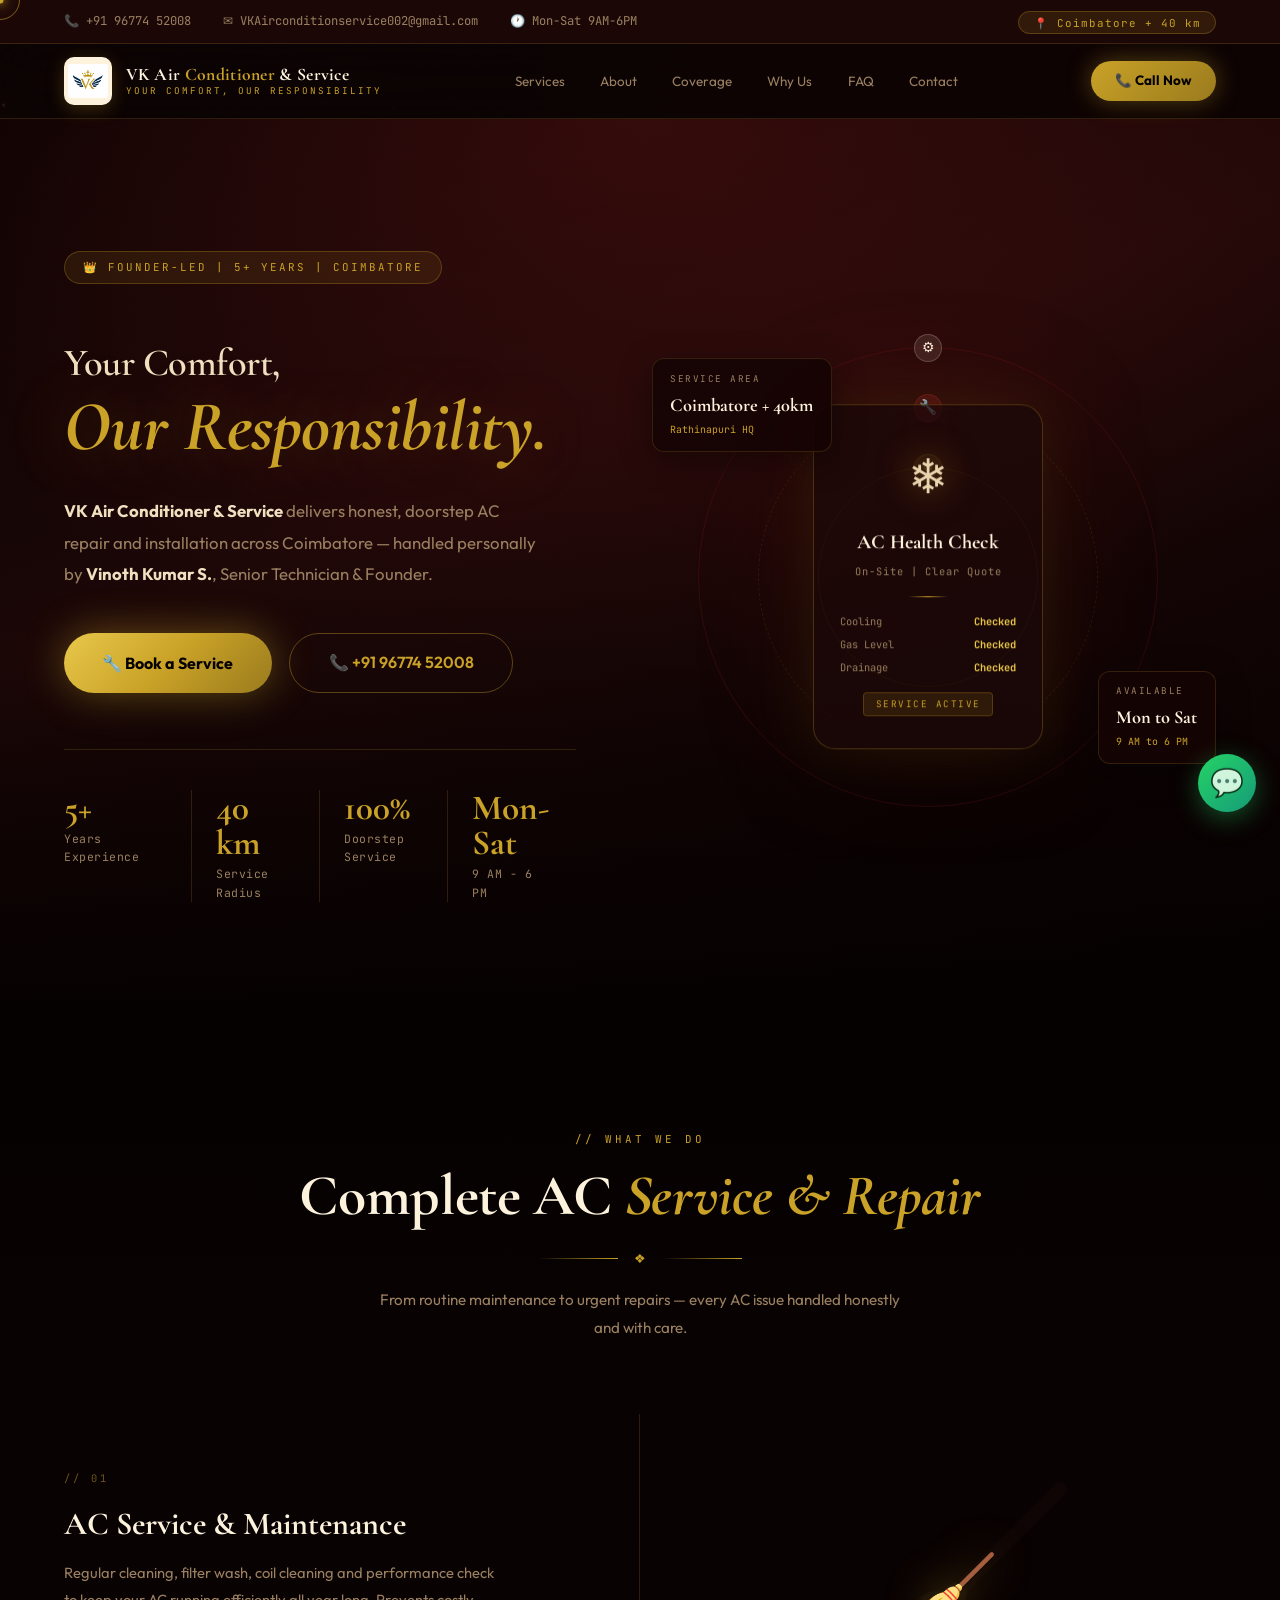
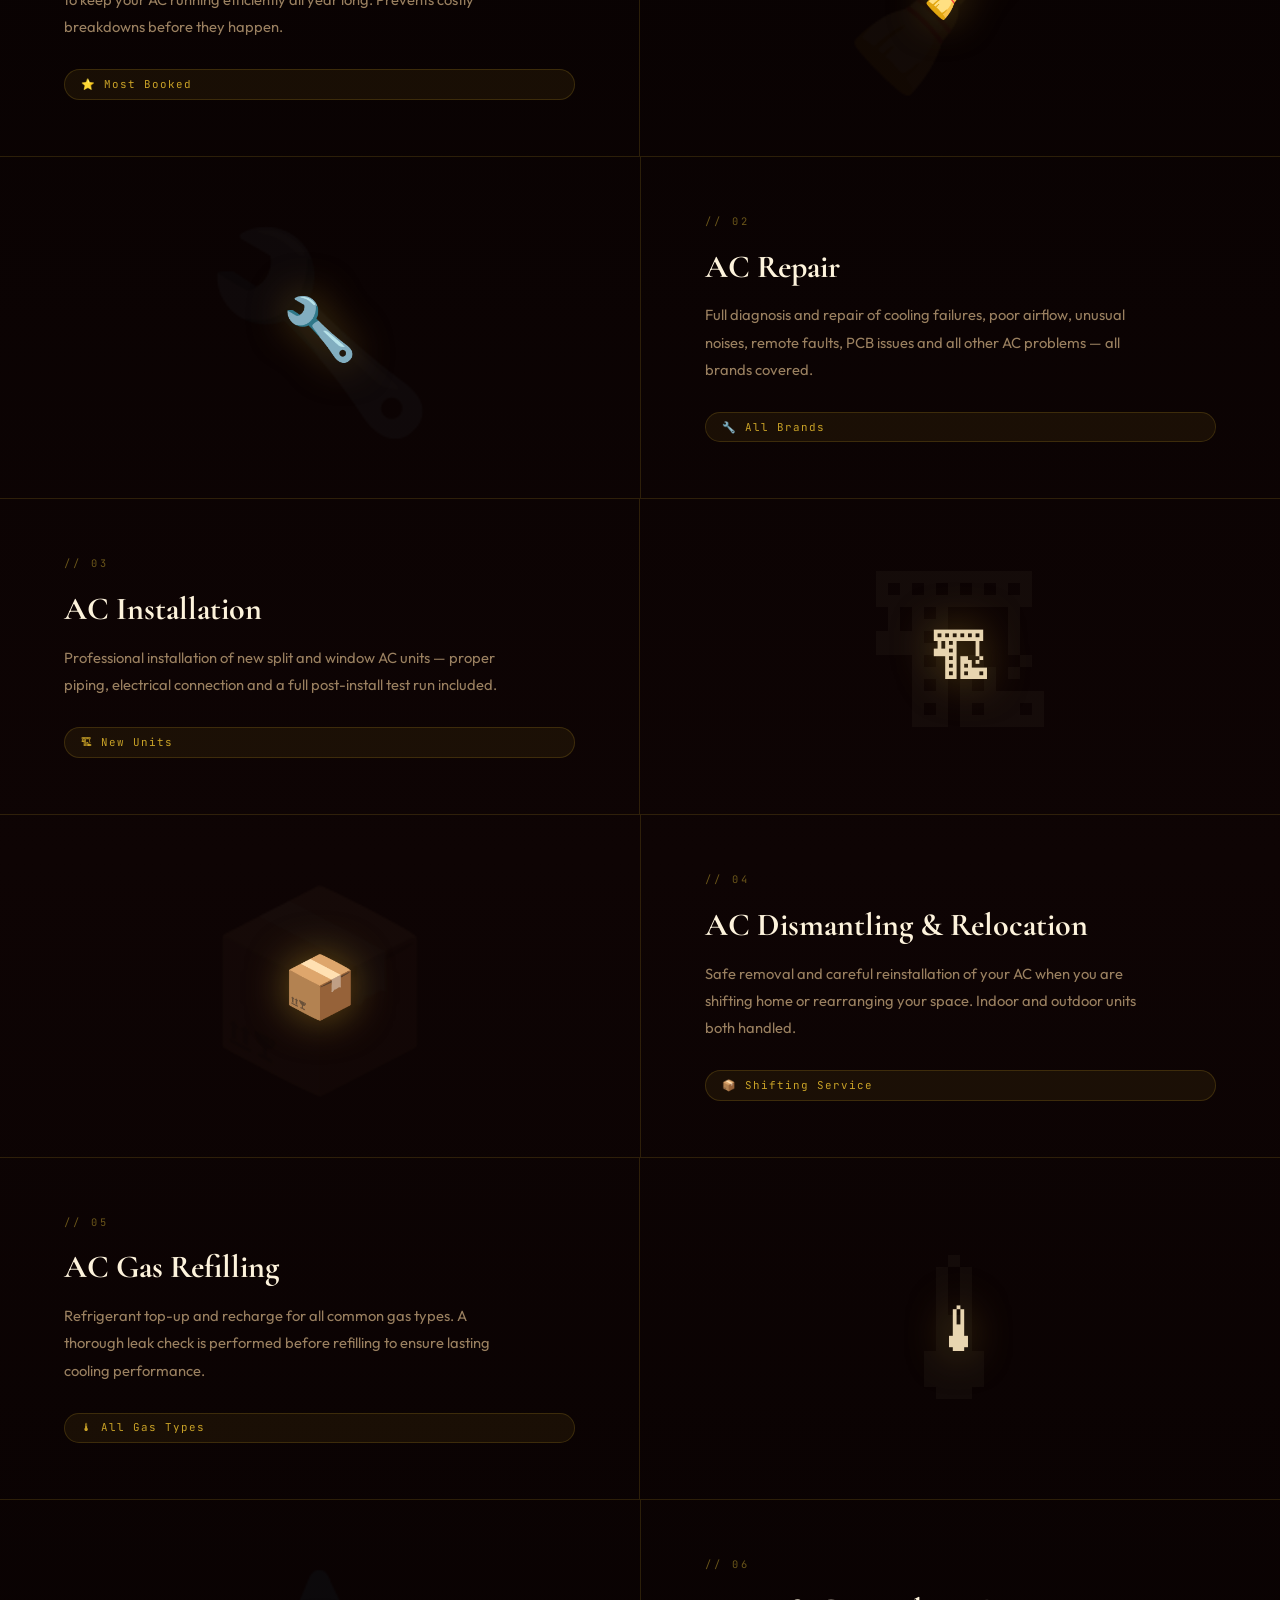
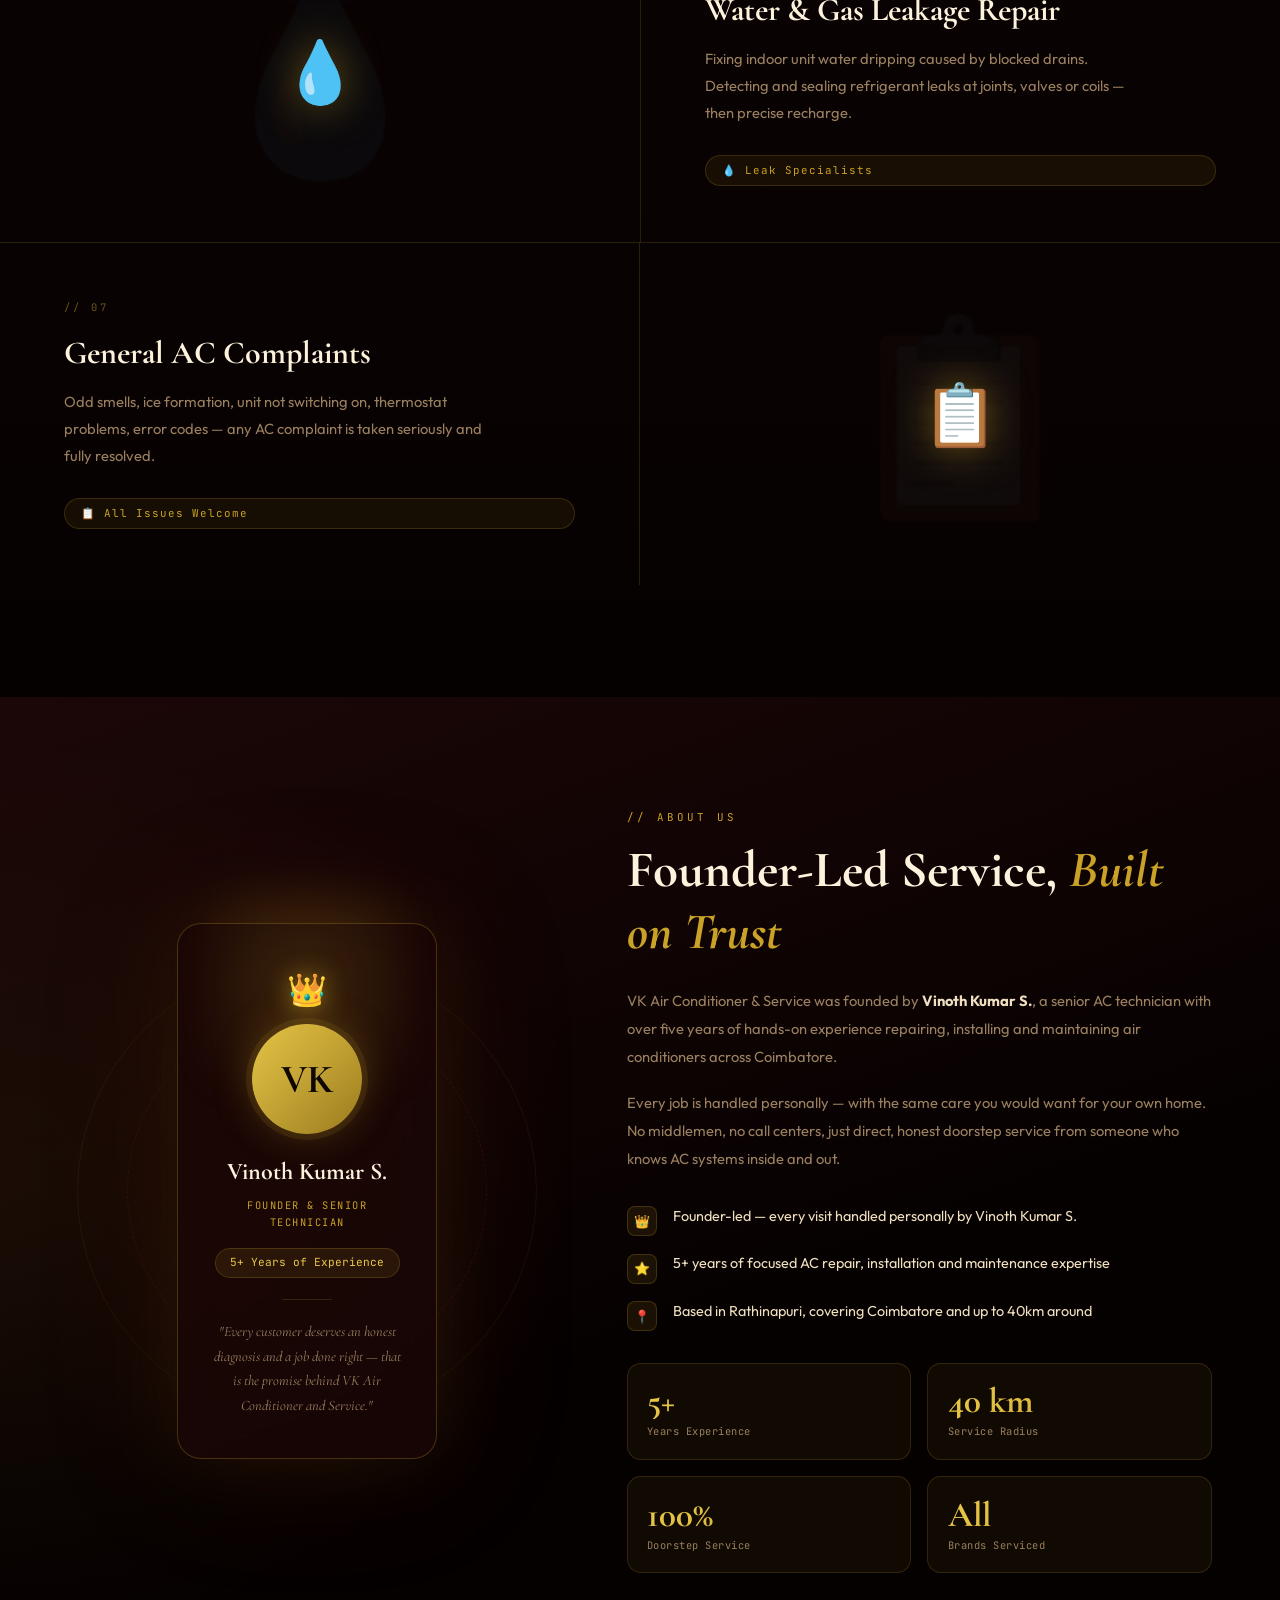
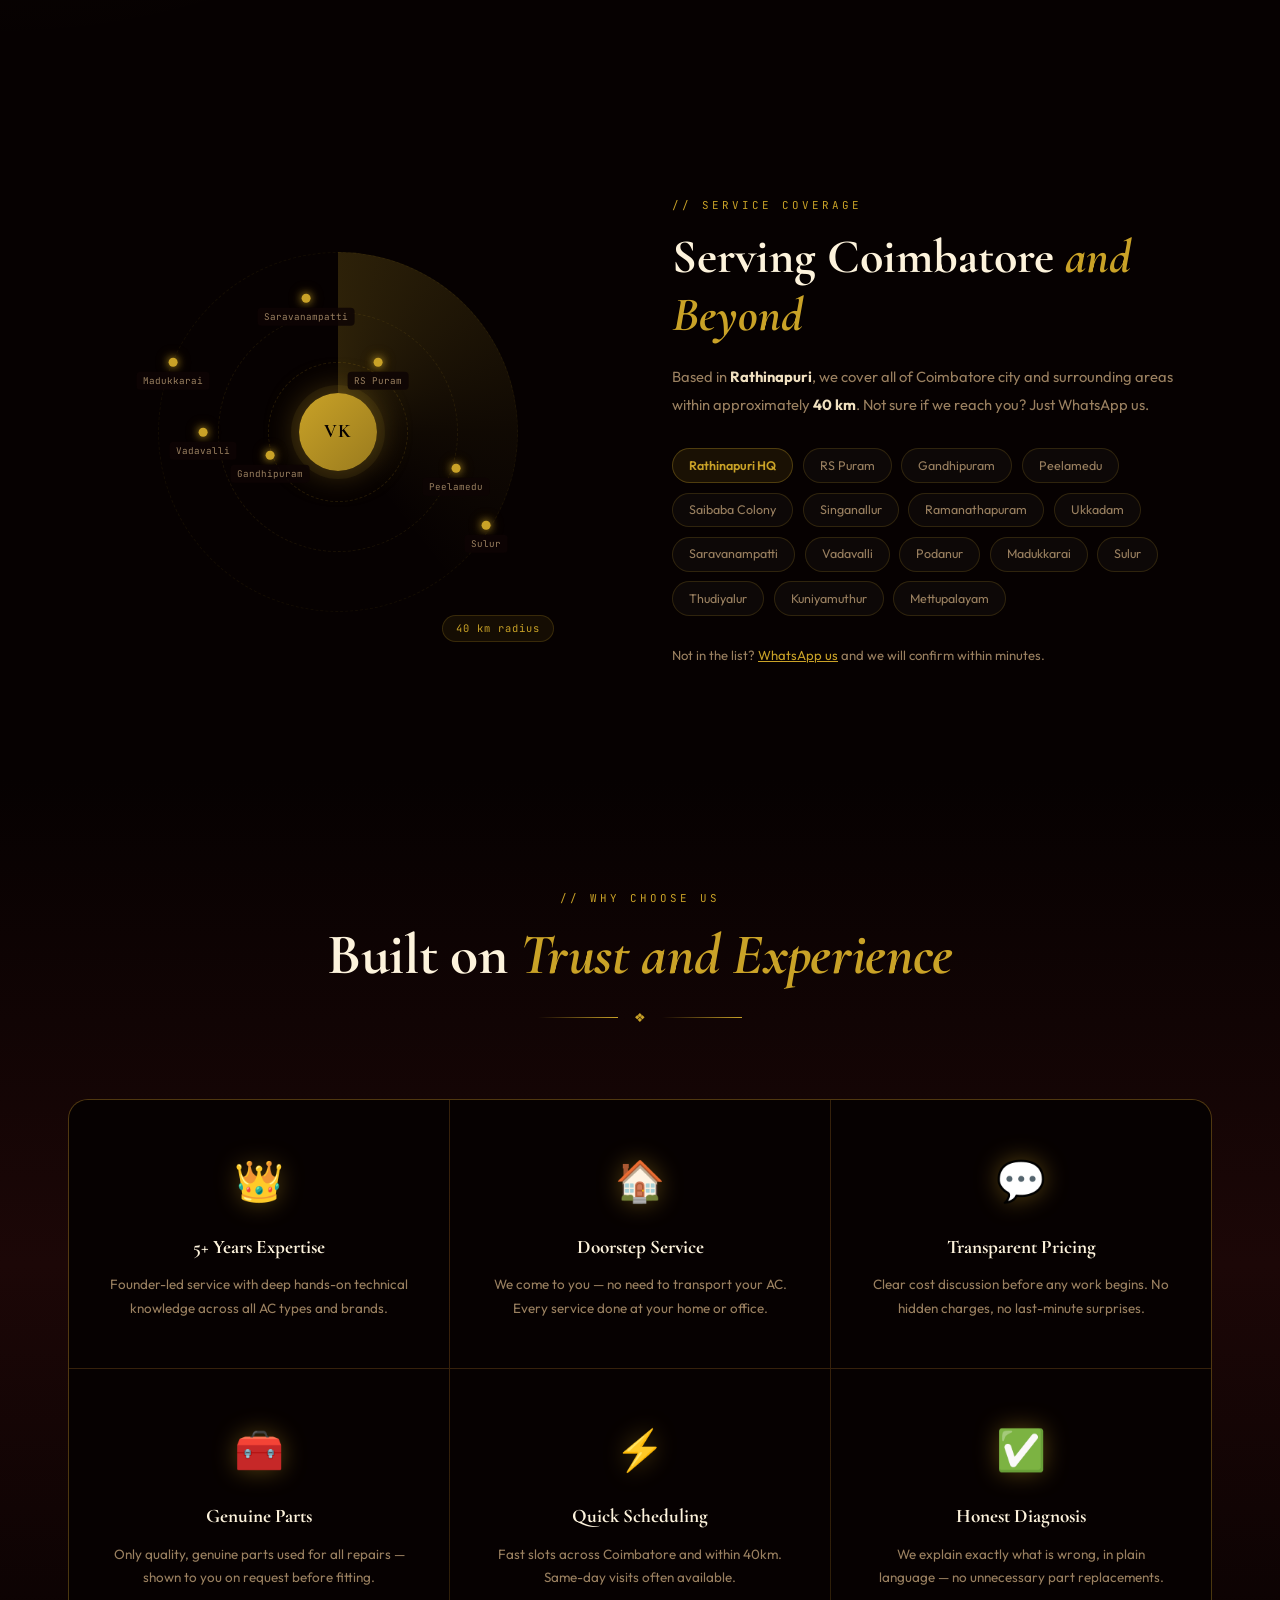
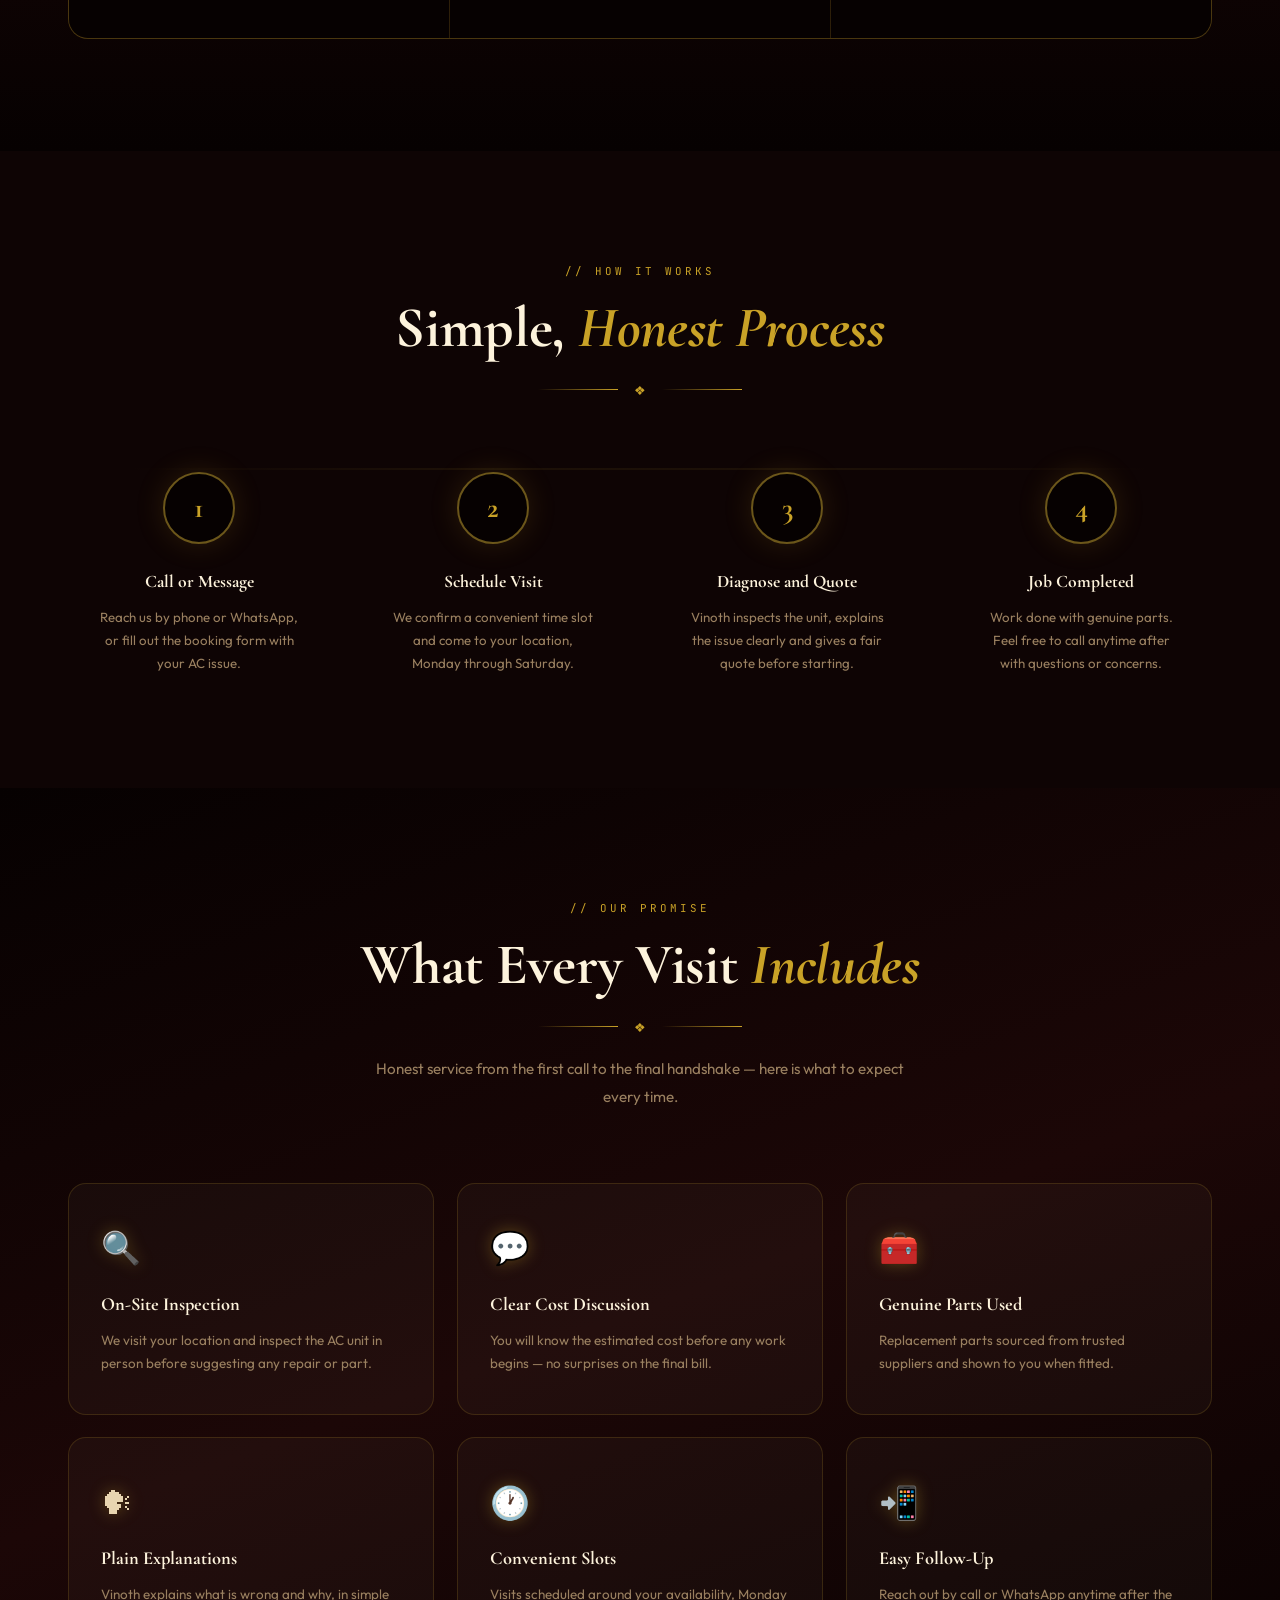
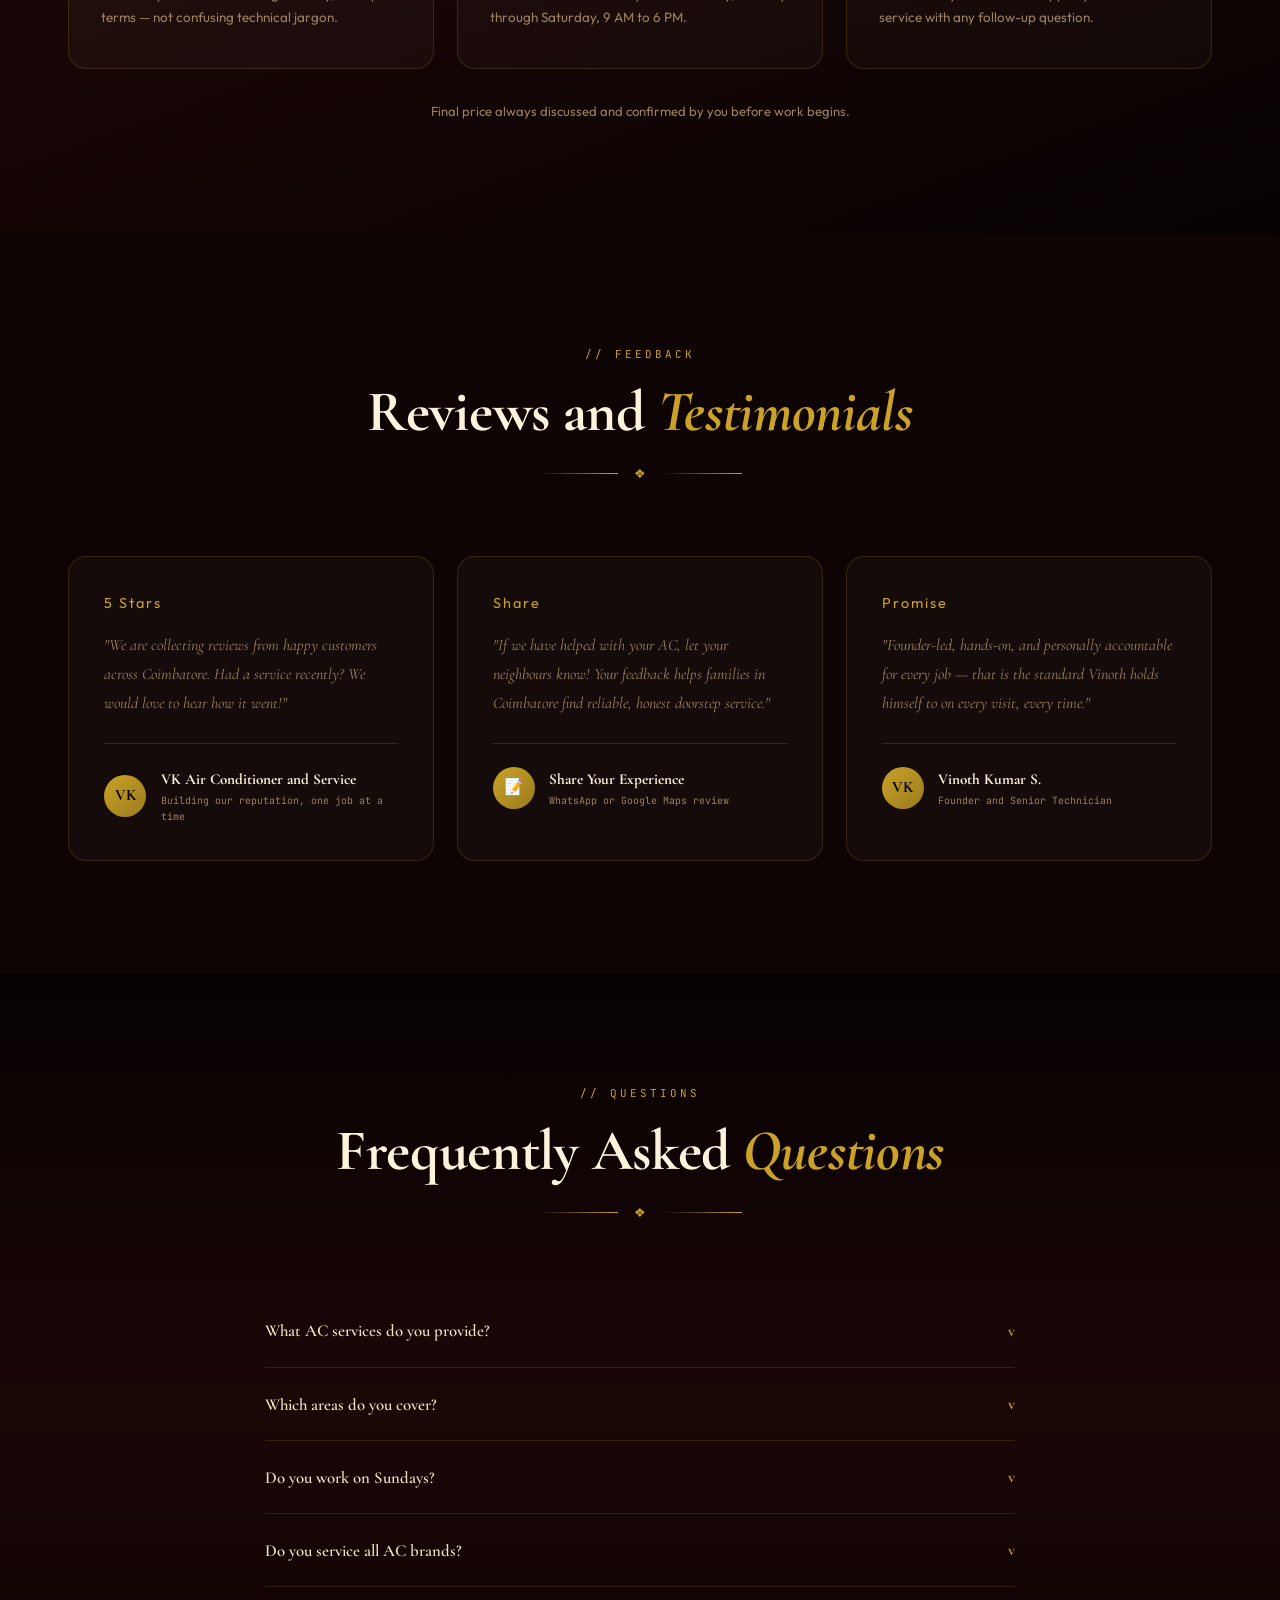
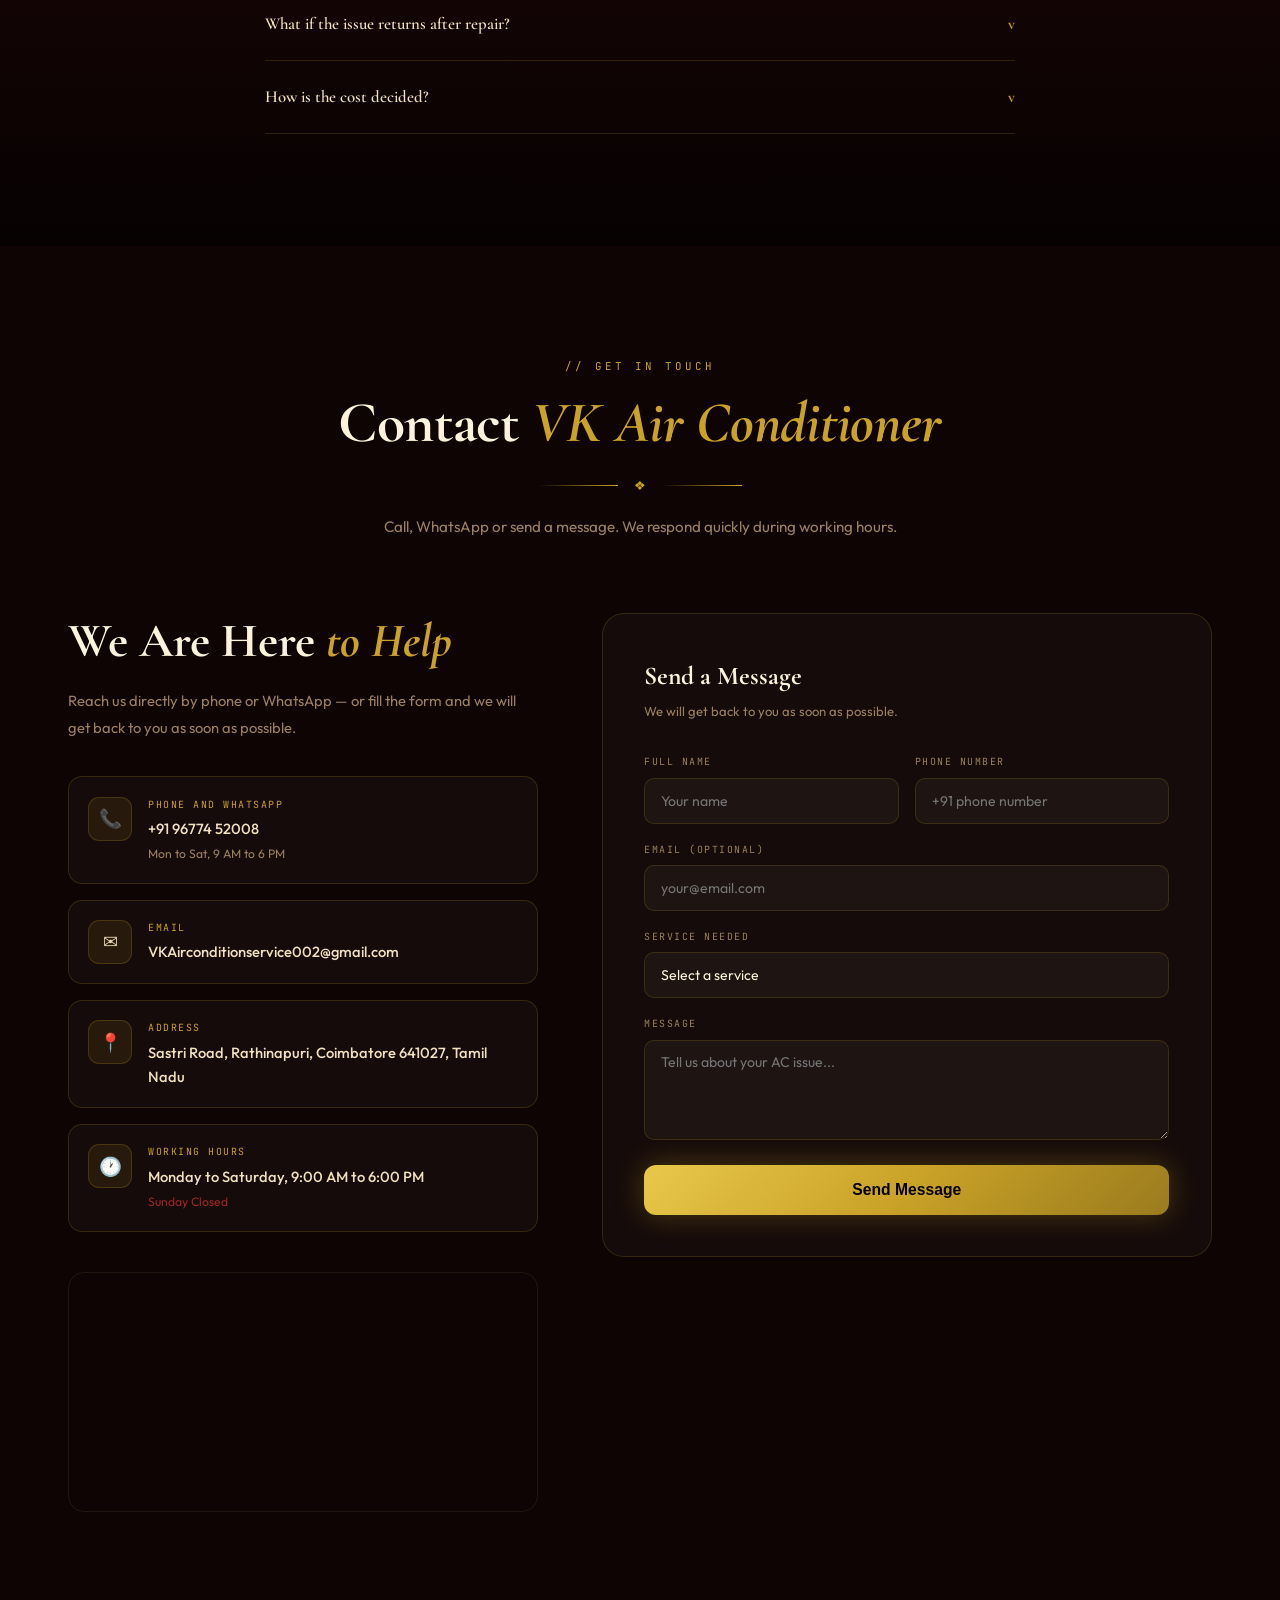
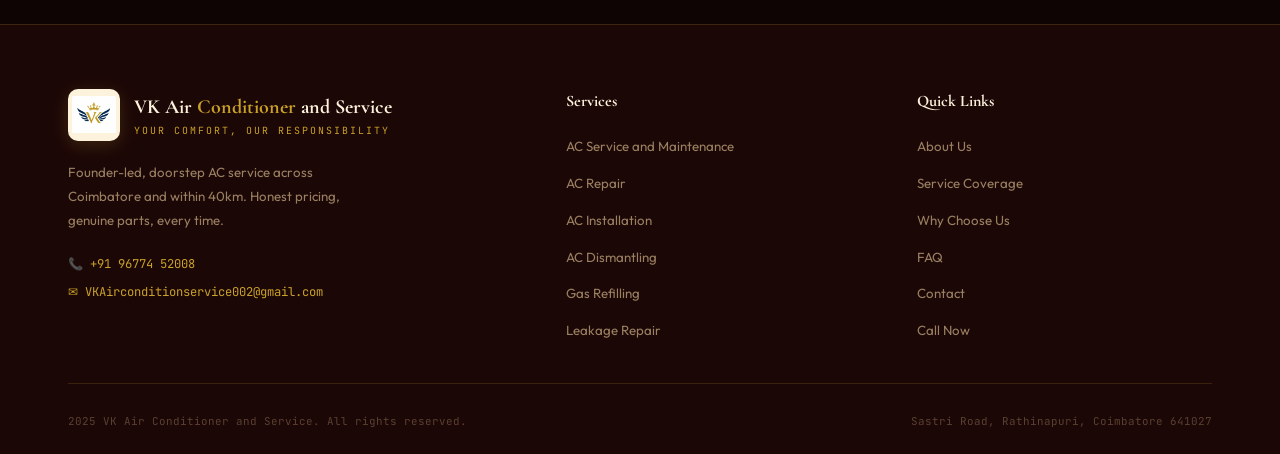
<file: index.html>
<!DOCTYPE html>
<html lang="en">
<head>
<meta charset="UTF-8"/>
<meta name="viewport" content="width=device-width,initial-scale=1.0"/>
<title>VK Air Conditioner &amp; Service | AC Repair &amp; Installation — Coimbatore</title>
<meta name="description" content="VK Air Conditioner &amp; Service — trusted AC repair, installation, gas refilling and servicing across Coimbatore and 40km. Your Comfort, Our Responsibility."/>
<meta property="og:title" content="VK Air Conditioner &amp; Service — Coimbatore"/>
<meta property="og:description" content="Doorstep AC service by Vinoth Kumar S. — 5+ years, honest pricing, all brands."/>
<meta property="og:image" content="logo.png"/>
<link rel="icon" type="image/png" href="logo.png"/>
<link href="https://fonts.googleapis.com/css2?family=Cormorant+Garamond:ital,wght@0,400;0,600;0,700;1,400;1,700&family=Outfit:wght@300;400;500;600;700&family=JetBrains+Mono:wght@400;500&display=swap" rel="stylesheet"/>
<script type="application/ld+json">{"@context":"https://schema.org","@type":"LocalBusiness","name":"VK Air Conditioner & Service","telephone":"+91-96774-52008","email":"VKAirconditionservice002@gmail.com","slogan":"Your Comfort, Our Responsibility","address":{"@type":"PostalAddress","streetAddress":"Sastri Road, Rathinapuri","addressLocality":"Coimbatore","postalCode":"641027","addressRegion":"Tamil Nadu","addressCountry":"IN"},"openingHoursSpecification":{"@type":"OpeningHoursSpecification","dayOfWeek":["Monday","Tuesday","Wednesday","Thursday","Friday","Saturday"],"opens":"09:00","closes":"18:00"},"founder":{"@type":"Person","name":"Vinoth Kumar S."}}</script>
<link rel="stylesheet" href="style.css"/>
</head>
<body>
<a href="#main" class="skip-link">Skip to main content</a>
<div id="cur-ring"></div><div id="cur-dot"></div>
<canvas id="ember-canvas"></canvas>
<div class="nebula"></div>

<!-- TOP BAR -->
<div id="topbar">
  <div class="tb-left">
    <a class="tb-item" href="tel:+919677452008">&#128222; +91 96774 52008</a>
    <a class="tb-item" href="mailto:VKAirconditionservice002@gmail.com">&#9993; VKAirconditionservice002@gmail.com</a>
    <span class="tb-item">&#128336; Mon-Sat 9AM-6PM</span>
  </div>
  <div><span class="tb-badge">&#128205; Coimbatore + 40 km</span></div>
</div>

<!-- NAVBAR -->
<nav id="navbar">
  <a href="#hero" class="nav-brand">
    <img src="logo.png" alt="VK Air Conditioner and Service Logo" class="nav-logo"/>
    <div class="nav-text-wrap">
      <div class="nav-name">VK Air <b>Conditioner</b> &amp; Service</div>
      <div class="nav-tagline">Your Comfort, Our Responsibility</div>
    </div>
  </a>
  <ul class="nav-links">
    <li><a href="#services">Services</a></li>
    <li><a href="#about">About</a></li>
    <li><a href="#service-area">Coverage</a></li>
    <li><a href="#why">Why Us</a></li>
    <li><a href="#faq">FAQ</a></li>
    <li><a href="#contact">Contact</a></li>
  </ul>
  <a class="btn-nav-call" href="tel:+919677452008">&#128222; Call Now</a>
  <button class="ham" id="ham" onclick="openNav()"><span></span><span></span><span></span></button>
</nav>
<div class="m-overlay" id="mOverlay" onclick="closeNav()"></div>
<div class="m-nav" id="mNav">
  <button class="m-close" onclick="closeNav()">X</button>
  <a href="#services" onclick="closeNav()">Services</a>
  <a href="#about" onclick="closeNav()">About Us</a>
  <a href="#service-area" onclick="closeNav()">Coverage</a>
  <a href="#why" onclick="closeNav()">Why Us</a>
  <a href="#faq" onclick="closeNav()">FAQ</a>
  <a href="#contact" onclick="closeNav()">Contact</a>
  <a href="tel:+919677452008" style="color:var(--gold);font-weight:600">&#128222; +91 96774 52008</a>
</div>

<main id="main">

<!-- HERO -->
<section id="hero">
  <div class="hero-inner">
    <div class="hero-left">
      <div class="h-eyebrow"><span>&#128081;</span> Founder-Led | 5+ Years | Coimbatore</div>
      <h1 class="hero-title">
        <span class="t-small">Your Comfort,</span>
        <span class="t-accent">Our Responsibility.</span>
      </h1>
      <p class="hero-sub"><strong>VK Air Conditioner &amp; Service</strong> delivers honest, doorstep AC repair and installation across Coimbatore — handled personally by <strong>Vinoth Kumar S.</strong>, Senior Technician &amp; Founder.</p>
      <div class="hero-ctas">
        <button class="btn-primary" onclick="openModal()">&#128295; Book a Service</button>
        <a class="btn-outline" href="tel:+919677452008">&#128222; +91 96774 52008</a>
      </div>
      <div class="hero-stats">
        <div class="hst"><div class="hst-num" data-count="5" data-sfx="+">5+</div><div class="hst-label">Years Experience</div></div>
        <div class="hst"><div class="hst-num" data-count="40" data-sfx=" km">40 km</div><div class="hst-label">Service Radius</div></div>
        <div class="hst"><div class="hst-num">100%</div><div class="hst-label">Doorstep Service</div></div>
        <div class="hst"><div class="hst-num">Mon-Sat</div><div class="hst-label">9 AM - 6 PM</div></div>
      </div>
    </div>
    <div class="hero-right">
      <div class="scan"></div><div class="scan"></div>
      <div class="orb-ring orb-r1"><div class="orb-node on-gold">&#10052;</div></div>
      <div class="orb-ring orb-r2"><div class="orb-node on-red">&#128295;</div></div>
      <div class="orb-ring orb-r3"><div class="orb-node on-cream">&#9881;</div></div>
      <div class="hero-card">
        <div class="hc-icon">&#10052;</div>
        <div class="hc-title">AC Health Check</div>
        <div class="hc-sub">On-Site | Clear Quote</div>
        <div class="hc-div"></div>
        <div class="hc-rows">
          <div class="hc-row"><span>Cooling</span><b>Checked</b></div>
          <div class="hc-row"><span>Gas Level</span><b>Checked</b></div>
          <div class="hc-row"><span>Drainage</span><b>Checked</b></div>
        </div>
        <div class="hc-badge">SERVICE ACTIVE</div>
      </div>
      <div class="chip chip-1"><div class="chip-label">Service Area</div><div class="chip-val">Coimbatore + 40km</div><div class="chip-delta">Rathinapuri HQ</div></div>
      <div class="chip chip-2"><div class="chip-label">Available</div><div class="chip-val">Mon to Sat</div><div class="chip-delta">9 AM to 6 PM</div></div>
    </div>
  </div>
</section>

<!-- SERVICES -->
<section id="services">
  <div class="container">
    <div class="sec-head">
      <span class="sec-eye">// What We Do</span>
      <h2 class="sec-title">Complete AC <em>Service &amp; Repair</em></h2>
      <div class="gold-line"><div class="gold-line-inner">&#10070;</div></div>
      <p class="sec-sub">From routine maintenance to urgent repairs — every AC issue handled honestly and with care.</p>
    </div>
  </div>
  <div class="svc-list">
    <div class="svc-row from-left">
      <div class="svc-content"><div class="svc-num">// 01</div><div class="svc-name">AC Service &amp; Maintenance</div><p class="svc-desc">Regular cleaning, filter wash, coil cleaning and performance check to keep your AC running efficiently all year long. Prevents costly breakdowns before they happen.</p><div class="svc-tag">&#11088; Most Booked</div></div>
      <div class="svc-visual"><div class="svc-icon-bg">&#129529;</div><div class="svc-icon-fg">&#129529;</div></div>
    </div>
    <div class="svc-row from-right reversed">
      <div class="svc-content"><div class="svc-num">// 02</div><div class="svc-name">AC Repair</div><p class="svc-desc">Full diagnosis and repair of cooling failures, poor airflow, unusual noises, remote faults, PCB issues and all other AC problems — all brands covered.</p><div class="svc-tag">&#128295; All Brands</div></div>
      <div class="svc-visual"><div class="svc-icon-bg">&#128295;</div><div class="svc-icon-fg">&#128295;</div></div>
    </div>
    <div class="svc-row from-left">
      <div class="svc-content"><div class="svc-num">// 03</div><div class="svc-name">AC Installation</div><p class="svc-desc">Professional installation of new split and window AC units — proper piping, electrical connection and a full post-install test run included.</p><div class="svc-tag">&#127959; New Units</div></div>
      <div class="svc-visual"><div class="svc-icon-bg">&#127959;</div><div class="svc-icon-fg">&#127959;</div></div>
    </div>
    <div class="svc-row from-right reversed">
      <div class="svc-content"><div class="svc-num">// 04</div><div class="svc-name">AC Dismantling &amp; Relocation</div><p class="svc-desc">Safe removal and careful reinstallation of your AC when you are shifting home or rearranging your space. Indoor and outdoor units both handled.</p><div class="svc-tag">&#128230; Shifting Service</div></div>
      <div class="svc-visual"><div class="svc-icon-bg">&#128230;</div><div class="svc-icon-fg">&#128230;</div></div>
    </div>
    <div class="svc-row from-left">
      <div class="svc-content"><div class="svc-num">// 05</div><div class="svc-name">AC Gas Refilling</div><p class="svc-desc">Refrigerant top-up and recharge for all common gas types. A thorough leak check is performed before refilling to ensure lasting cooling performance.</p><div class="svc-tag">&#127777; All Gas Types</div></div>
      <div class="svc-visual"><div class="svc-icon-bg">&#127777;</div><div class="svc-icon-fg">&#127777;</div></div>
    </div>
    <div class="svc-row from-right reversed">
      <div class="svc-content"><div class="svc-num">// 06</div><div class="svc-name">Water &amp; Gas Leakage Repair</div><p class="svc-desc">Fixing indoor unit water dripping caused by blocked drains. Detecting and sealing refrigerant leaks at joints, valves or coils — then precise recharge.</p><div class="svc-tag">&#128167; Leak Specialists</div></div>
      <div class="svc-visual"><div class="svc-icon-bg">&#128167;</div><div class="svc-icon-fg">&#128167;</div></div>
    </div>
    <div class="svc-row from-left">
      <div class="svc-content"><div class="svc-num">// 07</div><div class="svc-name">General AC Complaints</div><p class="svc-desc">Odd smells, ice formation, unit not switching on, thermostat problems, error codes — any AC complaint is taken seriously and fully resolved.</p><div class="svc-tag">&#128203; All Issues Welcome</div></div>
      <div class="svc-visual"><div class="svc-icon-bg">&#128203;</div><div class="svc-icon-fg">&#128203;</div></div>
    </div>
  </div>
</section>

<!-- ABOUT -->
<section id="about">
  <div class="container">
    <div class="about-wrap">
      <div class="founder-stage">
        <div class="founder-rings"><div class="fr fr-1"></div><div class="fr fr-2"></div><div class="fr fr-3"></div></div>
        <div class="founder-card">
          <div class="founder-glow"></div>
          <div class="founder-crown-icon">&#128081;</div>
          <div class="founder-av">VK</div>
          <div class="founder-name">Vinoth Kumar S.</div>
          <div class="founder-role">Founder &amp; Senior Technician</div>
          <div class="founder-exp">5+ Years of Experience</div>
          <div class="founder-sep"></div>
          <p class="founder-quote">"Every customer deserves an honest diagnosis and a job done right — that is the promise behind VK Air Conditioner and Service."</p>
        </div>
      </div>
      <div class="about-content">
        <div class="a-label">// About Us</div>
        <h2 class="about-title">Founder-Led Service, <em>Built on Trust</em></h2>
        <p class="about-p">VK Air Conditioner &amp; Service was founded by <strong>Vinoth Kumar S.</strong>, a senior AC technician with over five years of hands-on experience repairing, installing and maintaining air conditioners across Coimbatore.</p>
        <p class="about-p">Every job is handled personally — with the same care you would want for your own home. No middlemen, no call centers, just direct, honest doorstep service from someone who knows AC systems inside and out.</p>
        <div class="about-list">
          <div class="about-li"><div class="ali-icon">&#128081;</div>Founder-led — every visit handled personally by Vinoth Kumar S.</div>
          <div class="about-li"><div class="ali-icon">&#11088;</div>5+ years of focused AC repair, installation and maintenance expertise</div>
          <div class="about-li"><div class="ali-icon">&#128205;</div>Based in Rathinapuri, covering Coimbatore and up to 40km around</div>
        </div>
        <div class="about-nums">
          <div class="an-box"><div class="an-num">5+</div><div class="an-label">Years Experience</div></div>
          <div class="an-box"><div class="an-num">40 km</div><div class="an-label">Service Radius</div></div>
          <div class="an-box"><div class="an-num">100%</div><div class="an-label">Doorstep Service</div></div>
          <div class="an-box"><div class="an-num">All</div><div class="an-label">Brands Serviced</div></div>
        </div>
      </div>
    </div>
  </div>
</section>

<!-- SERVICE AREA -->
<section id="service-area">
  <div class="container">
    <div class="area-wrap">
      <div class="area-radar-stage">
        <div class="ar-sweep"></div>
        <div class="ar-ring ar-r3"></div><div class="ar-ring ar-r2"></div><div class="ar-ring ar-r1"></div>
        <div class="ar-center">VK</div>
        <div class="ar-pin" style="top:calc(50% - 58px);left:calc(50% + 40px);transform:translate(-50%,-50%)"><div class="ar-dot"></div><div class="ar-pin-label">RS Puram</div></div>
        <div class="ar-pin" style="top:calc(50% + 35px);left:calc(50% - 68px);transform:translate(-50%,-50%)"><div class="ar-dot"></div><div class="ar-pin-label">Gandhipuram</div></div>
        <div class="ar-pin" style="top:calc(50% + 48px);left:calc(50% + 118px);transform:translate(-50%,-50%)"><div class="ar-dot"></div><div class="ar-pin-label">Peelamedu</div></div>
        <div class="ar-pin" style="top:calc(50% - 122px);left:calc(50% - 32px);transform:translate(-50%,-50%)"><div class="ar-dot"></div><div class="ar-pin-label">Saravanampatti</div></div>
        <div class="ar-pin" style="top:calc(50% + 12px);left:calc(50% - 135px);transform:translate(-50%,-50%)"><div class="ar-dot"></div><div class="ar-pin-label">Vadavalli</div></div>
        <div class="ar-pin" style="top:calc(50% + 105px);left:calc(50% + 148px);transform:translate(-50%,-50%)"><div class="ar-dot"></div><div class="ar-pin-label">Sulur</div></div>
        <div class="ar-pin" style="top:calc(50% - 58px);left:calc(50% - 165px);transform:translate(-50%,-50%)"><div class="ar-dot"></div><div class="ar-pin-label">Madukkarai</div></div>
        <div class="ar-radius">40 km radius</div>
      </div>
      <div class="area-content">
        <div class="a-label">// Service Coverage</div>
        <h2 class="area-title">Serving Coimbatore <em>and Beyond</em></h2>
        <p class="area-body">Based in <strong>Rathinapuri</strong>, we cover all of Coimbatore city and surrounding areas within approximately <strong>40 km</strong>. Not sure if we reach you? Just WhatsApp us.</p>
        <div class="chips-wrap">
          <span class="chip-area hq">Rathinapuri HQ</span>
          <span class="chip-area">RS Puram</span><span class="chip-area">Gandhipuram</span><span class="chip-area">Peelamedu</span>
          <span class="chip-area">Saibaba Colony</span><span class="chip-area">Singanallur</span><span class="chip-area">Ramanathapuram</span>
          <span class="chip-area">Ukkadam</span><span class="chip-area">Saravanampatti</span><span class="chip-area">Vadavalli</span>
          <span class="chip-area">Podanur</span><span class="chip-area">Madukkarai</span><span class="chip-area">Sulur</span>
          <span class="chip-area">Thudiyalur</span><span class="chip-area">Kuniyamuthur</span><span class="chip-area">Mettupalayam</span>
        </div>
        <p style="font-size:0.82rem;color:var(--muted)">Not in the list? <a href="https://wa.me/919677452008" style="color:var(--gold)" target="_blank">WhatsApp us</a> and we will confirm within minutes.</p>
      </div>
    </div>
  </div>
</section>

<!-- WHY US -->
<section id="why">
  <div class="container">
    <div class="sec-head">
      <span class="sec-eye">// Why Choose Us</span>
      <h2 class="sec-title">Built on <em>Trust and Experience</em></h2>
      <div class="gold-line"><div class="gold-line-inner">&#10070;</div></div>
    </div>
    <div class="why-grid">
      <div class="why-card"><div class="why-icon">&#128081;</div><div class="why-name">5+ Years Expertise</div><p class="why-text">Founder-led service with deep hands-on technical knowledge across all AC types and brands.</p></div>
      <div class="why-card"><div class="why-icon">&#127968;</div><div class="why-name">Doorstep Service</div><p class="why-text">We come to you — no need to transport your AC. Every service done at your home or office.</p></div>
      <div class="why-card"><div class="why-icon">&#128172;</div><div class="why-name">Transparent Pricing</div><p class="why-text">Clear cost discussion before any work begins. No hidden charges, no last-minute surprises.</p></div>
      <div class="why-card"><div class="why-icon">&#129520;</div><div class="why-name">Genuine Parts</div><p class="why-text">Only quality, genuine parts used for all repairs — shown to you on request before fitting.</p></div>
      <div class="why-card"><div class="why-icon">&#9889;</div><div class="why-name">Quick Scheduling</div><p class="why-text">Fast slots across Coimbatore and within 40km. Same-day visits often available.</p></div>
      <div class="why-card"><div class="why-icon">&#9989;</div><div class="why-name">Honest Diagnosis</div><p class="why-text">We explain exactly what is wrong, in plain language — no unnecessary part replacements.</p></div>
    </div>
  </div>
</section>

<!-- PROCESS -->
<section id="process">
  <div class="container">
    <div class="sec-head">
      <span class="sec-eye">// How It Works</span>
      <h2 class="sec-title">Simple, <em>Honest Process</em></h2>
      <div class="gold-line"><div class="gold-line-inner">&#10070;</div></div>
    </div>
    <div class="process-grid">
      <div class="process-step"><div class="ps-bubble">1</div><div class="ps-title">Call or Message</div><p class="ps-text">Reach us by phone or WhatsApp, or fill out the booking form with your AC issue.</p></div>
      <div class="process-step"><div class="ps-bubble">2</div><div class="ps-title">Schedule Visit</div><p class="ps-text">We confirm a convenient time slot and come to your location, Monday through Saturday.</p></div>
      <div class="process-step"><div class="ps-bubble">3</div><div class="ps-title">Diagnose and Quote</div><p class="ps-text">Vinoth inspects the unit, explains the issue clearly and gives a fair quote before starting.</p></div>
      <div class="process-step"><div class="ps-bubble">4</div><div class="ps-title">Job Completed</div><p class="ps-text">Work done with genuine parts. Feel free to call anytime after with questions or concerns.</p></div>
    </div>
  </div>
</section>

<!-- PRICING PROMISE -->
<section id="pricing">
  <div class="container">
    <div class="sec-head">
      <span class="sec-eye">// Our Promise</span>
      <h2 class="sec-title">What Every Visit <em>Includes</em></h2>
      <div class="gold-line"><div class="gold-line-inner">&#10070;</div></div>
      <p class="sec-sub">Honest service from the first call to the final handshake — here is what to expect every time.</p>
    </div>
    <div class="pricing-grid">
      <div class="price-card"><div class="pc-glow"></div><div class="pc-icon">&#128269;</div><div class="pc-name">On-Site Inspection</div><p class="pc-text">We visit your location and inspect the AC unit in person before suggesting any repair or part.</p></div>
      <div class="price-card"><div class="pc-glow"></div><div class="pc-icon">&#128172;</div><div class="pc-name">Clear Cost Discussion</div><p class="pc-text">You will know the estimated cost before any work begins — no surprises on the final bill.</p></div>
      <div class="price-card"><div class="pc-glow"></div><div class="pc-icon">&#129520;</div><div class="pc-name">Genuine Parts Used</div><p class="pc-text">Replacement parts sourced from trusted suppliers and shown to you when fitted.</p></div>
      <div class="price-card"><div class="pc-glow"></div><div class="pc-icon">&#128483;</div><div class="pc-name">Plain Explanations</div><p class="pc-text">Vinoth explains what is wrong and why, in simple terms — not confusing technical jargon.</p></div>
      <div class="price-card"><div class="pc-glow"></div><div class="pc-icon">&#128336;</div><div class="pc-name">Convenient Slots</div><p class="pc-text">Visits scheduled around your availability, Monday through Saturday, 9 AM to 6 PM.</p></div>
      <div class="price-card"><div class="pc-glow"></div><div class="pc-icon">&#128242;</div><div class="pc-name">Easy Follow-Up</div><p class="pc-text">Reach out by call or WhatsApp anytime after the service with any follow-up question.</p></div>
    </div>
    <p style="text-align:center;margin-top:2rem;font-size:0.82rem;color:var(--muted)">Final price always discussed and confirmed by you before work begins.</p>
  </div>
</section>

<!-- REVIEWS -->
<section id="testimonials">
  <div class="container">
    <div class="sec-head">
      <span class="sec-eye">// Feedback</span>
      <h2 class="sec-title">Reviews and <em>Testimonials</em></h2>
      <div class="gold-line"><div class="gold-line-inner">&#10070;</div></div>
    </div>
    <div class="rev-grid">
      <div class="rev-card"><div class="rev-stars">5 Stars</div><p class="rev-text">"We are collecting reviews from happy customers across Coimbatore. Had a service recently? We would love to hear how it went!"</p><div class="rev-foot"><div class="rev-av">VK</div><div><div class="rev-name">VK Air Conditioner and Service</div><div class="rev-loc">Building our reputation, one job at a time</div></div></div></div>
      <div class="rev-card"><div class="rev-stars">Share</div><p class="rev-text">"If we have helped with your AC, let your neighbours know! Your feedback helps families in Coimbatore find reliable, honest doorstep service."</p><div class="rev-foot"><div class="rev-av">&#128221;</div><div><div class="rev-name">Share Your Experience</div><div class="rev-loc">WhatsApp or Google Maps review</div></div></div></div>
      <div class="rev-card"><div class="rev-stars">Promise</div><p class="rev-text">"Founder-led, hands-on, and personally accountable for every job — that is the standard Vinoth holds himself to on every visit, every time."</p><div class="rev-foot"><div class="rev-av">VK</div><div><div class="rev-name">Vinoth Kumar S.</div><div class="rev-loc">Founder and Senior Technician</div></div></div></div>
    </div>
  </div>
</section>

<!-- FAQ -->
<section id="faq">
  <div class="container">
    <div class="sec-head">
      <span class="sec-eye">// Questions</span>
      <h2 class="sec-title">Frequently Asked <em>Questions</em></h2>
      <div class="gold-line"><div class="gold-line-inner">&#10070;</div></div>
    </div>
    <div class="faq-inner">
      <div class="faq-item"><button class="faq-q" onclick="toggleFaq(this)">What AC services do you provide? <span class="faq-chev">v</span></button><div class="faq-a"><p>We handle AC service and maintenance, repair, installation, dismantling and relocation, gas refilling, water leakage repair, gas leakage repair, and general AC complaints.</p></div></div>
      <div class="faq-item"><button class="faq-q" onclick="toggleFaq(this)">Which areas do you cover? <span class="faq-chev">v</span></button><div class="faq-a"><p>We are based in Rathinapuri and serve all of Coimbatore plus surrounding areas within roughly 40km including RS Puram, Gandhipuram, Peelamedu, Saravanampatti, Sulur and Madukkarai.</p></div></div>
      <div class="faq-item"><button class="faq-q" onclick="toggleFaq(this)">Do you work on Sundays? <span class="faq-chev">v</span></button><div class="faq-a"><p>We are closed on Sundays. Working hours are Monday to Saturday, 9 AM to 6 PM. For Sunday issues, message us and we will get back to you first thing Monday.</p></div></div>
      <div class="faq-item"><button class="faq-q" onclick="toggleFaq(this)">Do you service all AC brands? <span class="faq-chev">v</span></button><div class="faq-a"><p>Yes — split and window AC units from all major brands including Samsung, LG, Daikin, Voltas, Carrier, Hitachi and Panasonic. Not sure? Send us the model details on WhatsApp.</p></div></div>
      <div class="faq-item"><button class="faq-q" onclick="toggleFaq(this)">What if the issue returns after repair? <span class="faq-chev">v</span></button><div class="faq-a"><p>If you notice the same problem shortly after our visit, just call or message us — we will take another look and make it right.</p></div></div>
      <div class="faq-item"><button class="faq-q" onclick="toggleFaq(this)">How is the cost decided? <span class="faq-chev">v</span></button><div class="faq-a"><p>After inspecting the AC, Vinoth will explain the issue and give you a cost estimate. Work only begins after you agree. No hidden charges — everything is discussed upfront.</p></div></div>
    </div>
  </div>
</section>

<!-- CONTACT -->
<section id="contact">
  <div class="container">
    <div class="sec-head">
      <span class="sec-eye">// Get In Touch</span>
      <h2 class="sec-title">Contact <em>VK Air Conditioner</em></h2>
      <div class="gold-line"><div class="gold-line-inner">&#10070;</div></div>
      <p class="sec-sub">Call, WhatsApp or send a message. We respond quickly during working hours.</p>
    </div>
    <div class="contact-wrap">
      <div>
        <h3 class="contact-title">We Are Here <em>to Help</em></h3>
        <p class="contact-intro">Reach us directly by phone or WhatsApp — or fill the form and we will get back to you as soon as possible.</p>
        <div class="contact-items">
          <div class="ci"><div class="ci-icon">&#128222;</div><div><div class="ci-label">Phone and WhatsApp</div><div class="ci-value"><a href="tel:+919677452008">+91 96774 52008</a></div><div class="ci-sub">Mon to Sat, 9 AM to 6 PM</div></div></div>
          <div class="ci"><div class="ci-icon">&#9993;</div><div><div class="ci-label">Email</div><div class="ci-value"><a href="mailto:VKAirconditionservice002@gmail.com">VKAirconditionservice002@gmail.com</a></div></div></div>
          <div class="ci"><div class="ci-icon">&#128205;</div><div><div class="ci-label">Address</div><div class="ci-value">Sastri Road, Rathinapuri, Coimbatore 641027, Tamil Nadu</div></div></div>
          <div class="ci"><div class="ci-icon">&#128336;</div><div><div class="ci-label">Working Hours</div><div class="ci-value">Monday to Saturday, 9:00 AM to 6:00 PM</div><div class="ci-sub" style="color:#9b2626">Sunday Closed</div></div></div>
        </div>
        <div class="map-embed"><iframe src="https://www.google.com/maps?q=Sastri+Road,+Rathinapuri,+Coimbatore,+641027&output=embed" loading="lazy" allowfullscreen referrerpolicy="no-referrer-when-downgrade" title="VK Air Conditioner and Service Location"></iframe></div>
      </div>
      <div class="cf-wrap">
        <div class="cf-title">Send a Message</div>
        <div class="cf-sub">We will get back to you as soon as possible.</div>
        <div class="cf-row">
          <div class="cf-grp"><label>Full Name</label><input type="text" placeholder="Your name" id="cf-name"/></div>
          <div class="cf-grp"><label>Phone Number</label><input type="tel" placeholder="+91 phone number" id="cf-phone"/></div>
        </div>
        <div class="cf-grp"><label>Email (Optional)</label><input type="email" placeholder="your@email.com" id="cf-email"/></div>
        <div class="cf-grp"><label>Service Needed</label>
          <select id="cf-service">
            <option value="">Select a service</option>
            <option>AC Service and Maintenance</option><option>AC Repair</option>
            <option>AC Installation</option><option>AC Dismantling and Relocation</option>
            <option>AC Gas Refilling</option><option>Water Leakage Repair</option>
            <option>Gas Leakage Repair</option><option>General AC Complaint</option>
            <option>Other</option>
          </select>
        </div>
        <div class="cf-grp"><label>Message</label><textarea placeholder="Tell us about your AC issue..." id="cf-message"></textarea></div>
        <button class="btn-submit" onclick="submitContact()">Send Message</button>
      </div>
    </div>
  </div>
</section>

</main>

<!-- FOOTER -->
<footer>
  <div class="container">
    <div class="foot-wrap">
      <div>
        <div class="foot-brand"><img src="logo.png" alt="VK Air Conditioner and Service logo" class="foot-logo"/><div><div class="foot-name">VK Air <b>Conditioner</b> and Service</div><div class="foot-tagline">Your Comfort, Our Responsibility</div></div></div>
        <p class="foot-desc">Founder-led, doorstep AC service across Coimbatore and within 40km. Honest pricing, genuine parts, every time.</p>
        <div class="foot-phones">
          <a class="foot-phone" href="tel:+919677452008">&#128222; +91 96774 52008</a>
          <a class="foot-phone" href="mailto:VKAirconditionservice002@gmail.com">&#9993; VKAirconditionservice002@gmail.com</a>
        </div>
      </div>
      <div class="foot-col"><h4>Services</h4><ul><li><a href="#services">AC Service and Maintenance</a></li><li><a href="#services">AC Repair</a></li><li><a href="#services">AC Installation</a></li><li><a href="#services">AC Dismantling</a></li><li><a href="#services">Gas Refilling</a></li><li><a href="#services">Leakage Repair</a></li></ul></div>
      <div class="foot-col"><h4>Quick Links</h4><ul><li><a href="#about">About Us</a></li><li><a href="#service-area">Service Coverage</a></li><li><a href="#why">Why Choose Us</a></li><li><a href="#faq">FAQ</a></li><li><a href="#contact">Contact</a></li><li><a href="tel:+919677452008">Call Now</a></li></ul></div>
    </div>
    <div class="foot-bottom">
      <span>2025 VK Air Conditioner and Service. All rights reserved.</span>
      <span>Sastri Road, Rathinapuri, Coimbatore 641027</span>
    </div>
  </div>
</footer>

<!-- WHATSAPP -->
<a class="wa-wrap" href="https://wa.me/919677452008?text=Hi%20VK%20Air%20Conditioner%20Service%2C%20I%20would%20like%20to%20book%20an%20AC%20service." target="_blank">
  <div class="wa-tip">Chat on WhatsApp</div><div class="wa-btn">&#128172;</div>
</a>

<!-- MOBILE CALL BAR -->
<div class="callbar">
  <div class="callbar-inner">
    <a class="cb-btn" href="tel:+919677452008"><span class="cb-icon">&#128222;</span>Call</a>
    <a class="cb-btn wa-cta" href="https://wa.me/919677452008" target="_blank"><span class="cb-icon">&#128172;</span>WhatsApp</a>
    <button class="cb-btn gold-cta" onclick="openModal()"><span class="cb-icon">&#128295;</span>Book Now</button>
  </div>
</div>

<!-- MODAL -->
<div class="modal-ov" id="modal" onclick="closeModalOut(event)">
  <div class="modal-box">
    <div class="modal-head"><div class="modal-ttl">Book a Service</div><button class="modal-x" onclick="closeModal()">X</button></div>
    <div class="modal-body">
      <div class="cf-row">
        <div class="cf-grp"><label>Full Name</label><input type="text" placeholder="Your name" id="m-name"/></div>
        <div class="cf-grp"><label>Phone Number</label><input type="tel" placeholder="+91 number" id="m-phone"/></div>
      </div>
      <div class="cf-grp"><label>Service Required</label>
        <select id="m-svc"><option value="">Select a service</option><option>AC Service and Maintenance</option><option>AC Repair</option><option>AC Installation</option><option>AC Dismantling and Relocation</option><option>AC Gas Refilling</option><option>Water Leakage Repair</option><option>Gas Leakage Repair</option><option>General AC Complaint</option></select>
      </div>
      <div class="cf-row">
        <div class="cf-grp"><label>AC Brand</label><input type="text" placeholder="e.g. Samsung, Daikin" id="m-brand"/></div>
        <div class="cf-grp"><label>Preferred Date</label><input type="date" id="m-date"/></div>
      </div>
      <div class="cf-grp"><label>Your Area in Coimbatore</label><input type="text" placeholder="e.g. RS Puram, Peelamedu" id="m-area"/></div>
      <div class="cf-grp"><label>Describe the Issue</label><textarea placeholder="What is wrong with your AC?" id="m-issue"></textarea></div>
      <button class="btn-submit" onclick="confirmBook()">Confirm Booking</button>
      <p style="text-align:center;margin-top:1rem;font-size:0.76rem;color:var(--muted)">Or call: <a href="tel:+919677452008" style="color:var(--gold)">+91 96774 52008</a></p>
    </div>
  </div>
</div>

<!-- TOAST -->
<div class="toast" id="toast"><span id="toastTxt">Done!</span></div>

<script src="script.js"></script>
</body>
</html>
</file>
<file: style.css>
:root{
  --void:#060101;--deep:#0e0404;--wine:#1c0707;  --gold:#c9a227;--gold-l:#e8c84a;--gold-d:#9a7b1e;--gold-dim:#6b561a;
  --cream:#fdf3dc;--warm:#f0e0c0;--text:#e8d5b0;--muted:#9a8060;--dim:#5a4030;
  --glass-b:rgba(201,162,39,0.18);--glow:rgba(201,162,39,0.4);
  --fh:'Cormorant Garamond',serif;--fb:'Outfit',sans-serif;--fm:'JetBrains Mono',monospace;
  --shadow:0 30px 70px rgba(0,0,0,0.6);--r:14px;
}
*,*::before,*::after{box-sizing:border-box;margin:0;padding:0}
html{scroll-behavior:smooth;overflow-x:hidden}
body{background:var(--void);color:var(--text);font-family:var(--fb);overflow-x:hidden;cursor:none;line-height:1.6}
::-webkit-scrollbar{width:4px}::-webkit-scrollbar-track{background:var(--void)}::-webkit-scrollbar-thumb{background:var(--gold-d);border-radius:2px}

.skip-link{position:absolute;top:-100px;left:1rem;z-index:9999;background:var(--gold);color:var(--void);padding:.6rem 1.2rem;border-radius:0 0 8px 8px;font-weight:700;text-decoration:none;transition:top .2s}
.skip-link:focus{top:0}
#cur-ring,#cur-dot{position:fixed;pointer-events:none;z-index:9999;border-radius:50%;transform:translate(-50%,-50%)}
#cur-ring{width:40px;height:40px;border:1.5px solid rgba(201,162,39,.55);transition:all .14s ease}
#cur-dot{width:7px;height:7px;background:var(--gold);box-shadow:0 0 10px var(--gold),0 0 20px var(--gold-l)}
#ember-canvas{position:fixed;inset:0;z-index:0;pointer-events:none}
.nebula{position:fixed;inset:0;z-index:0;pointer-events:none;
  background:radial-gradient(ellipse 800px 600px at 80% 10%,rgba(123,26,26,.14) 0%,transparent 65%),
    radial-gradient(ellipse 600px 500px at 10% 80%,rgba(74,18,18,.12) 0%,transparent 65%),
    radial-gradient(ellipse 900px 400px at 50% 50%,rgba(201,162,39,.04) 0%,transparent 70%);
  animation:nebPulse 14s ease-in-out infinite alternate}
@keyframes nebPulse{0%{opacity:1}100%{opacity:.65}}
body::after{content:'';position:fixed;inset:0;z-index:1;pointer-events:none;opacity:.35;
  background-image:url("data:image/svg+xml,%3Csvg viewBox='0 0 256 256' xmlns='http://www.w3.org/2000/svg'%3E%3Cfilter id='n'%3E%3CfeTurbulence type='fractalNoise' baseFrequency='.85' numOctaves='4' stitchTiles='stitch'/%3E%3C/filter%3E%3Crect width='100%25' height='100%25' filter='url(%23n)' opacity='.03'/%3E%3C/svg%3E")}
.container{max-width:1200px;margin:0 auto;padding:0 28px;position:relative;z-index:2}
section{position:relative;z-index:2}

/* TOPBAR */
#topbar{background:var(--wine);border-bottom:1px solid var(--glass-b);padding:.55rem 5%;display:flex;align-items:center;justify-content:space-between;position:relative;z-index:1001}
.tb-left{display:flex;gap:2rem;flex-wrap:wrap}
.tb-item{display:flex;align-items:center;gap:.45rem;font-size:.76rem;color:var(--muted);text-decoration:none;transition:color .2s;font-family:var(--fm)}
.tb-item:hover{color:var(--gold)}
.tb-badge{background:rgba(201,162,39,.12);border:1px solid rgba(201,162,39,.28);border-radius:50px;padding:.22rem .9rem;color:var(--gold);font-size:.68rem;letter-spacing:1px;font-family:var(--fm)}
@media(max-width:768px){#topbar{display:none}}

/* NAVBAR */
nav{position:sticky;top:0;width:100%;z-index:1000;padding:.8rem 5%;display:flex;align-items:center;justify-content:space-between;background:rgba(14,4,4,.82);backdrop-filter:blur(22px);border-bottom:1px solid var(--glass-b);transition:all .3s}
.nav-brand{display:flex;align-items:center;gap:.85rem;text-decoration:none}
.nav-logo{width:48px;height:48px;object-fit:contain;background:var(--cream);border-radius:10px;padding:4px;box-shadow:0 4px 18px rgba(201,162,39,.25);transition:transform .4s cubic-bezier(.34,1.56,.64,1)}
.nav-brand:hover .nav-logo{transform:scale(1.1) rotate(-5deg)}
.nav-text-wrap{display:flex;flex-direction:column;line-height:1.2}
.nav-name{font-family:var(--fh);font-size:1.1rem;font-weight:700;color:var(--cream);letter-spacing:.3px}
.nav-name b{color:var(--gold)}
.nav-tagline{font-family:var(--fm);font-size:.58rem;color:var(--gold);letter-spacing:2px;text-transform:uppercase;margin-top:1px}
.nav-links{display:flex;gap:2.2rem;list-style:none}
.nav-links a{font-size:.84rem;color:var(--muted);text-decoration:none;font-weight:400;transition:color .2s;position:relative;padding-bottom:2px}
.nav-links a::after{content:'';position:absolute;bottom:0;left:0;width:0;height:1px;background:var(--gold);transition:width .3s cubic-bezier(.16,1,.3,1)}
.nav-links a:hover{color:var(--cream)}.nav-links a:hover::after{width:100%}
.btn-nav-call{display:inline-flex;align-items:center;gap:.5rem;background:linear-gradient(135deg,var(--gold),var(--gold-d));color:var(--void);font-weight:700;font-size:.84rem;padding:.55rem 1.5rem;border-radius:50px;text-decoration:none;border:none;cursor:none;box-shadow:0 0 24px rgba(201,162,39,.38);transition:all .3s cubic-bezier(.34,1.56,.64,1)}
.btn-nav-call:hover{transform:translateY(-2px);box-shadow:0 0 40px rgba(201,162,39,.6)}
.ham{display:none;flex-direction:column;gap:5px;background:none;border:none;cursor:none;padding:6px}
.ham span{display:block;width:24px;height:2px;background:var(--gold);border-radius:2px;transition:all .3s}
.m-overlay{display:none;position:fixed;inset:0;z-index:1090;background:rgba(0,0,0,.6);backdrop-filter:blur(3px)}
.m-overlay.open{display:block}
.m-nav{display:none;position:fixed;top:0;right:0;bottom:0;width:290px;z-index:1100;background:var(--wine);border-left:1px solid var(--glass-b);padding:5rem 2rem 2rem;flex-direction:column;gap:.2rem;transform:translateX(100%);transition:transform .4s cubic-bezier(.16,1,.3,1);box-shadow:-12px 0 40px rgba(0,0,0,.5)}
.m-nav.open{display:flex;transform:translateX(0)}
.m-nav a{color:var(--muted);text-decoration:none;font-size:1rem;padding:.85rem 0;border-bottom:1px solid var(--glass-b);transition:color .2s}
.m-nav a:hover{color:var(--gold)}
.m-close{position:absolute;top:1.5rem;right:1.5rem;background:none;border:1px solid var(--glass-b);color:var(--gold);width:36px;height:36px;border-radius:50%;font-size:1rem;cursor:none;font-weight:700}

/* HERO */
#hero{min-height:100vh;display:flex;align-items:center;overflow:hidden;position:relative;background:linear-gradient(160deg,var(--void) 0%,var(--wine) 40%,var(--void) 100%)}
#hero::before{content:'';position:absolute;inset:0;z-index:1;background:radial-gradient(ellipse 120% 100% at 50% 0%,rgba(123,26,26,.35) 0%,transparent 60%),linear-gradient(180deg,transparent 60%,var(--void) 100%)}
.hero-inner{display:grid;grid-template-columns:1fr 1fr;gap:0;align-items:center;width:100%;max-width:1400px;margin:0 auto;padding:5rem 5% 4rem;position:relative;z-index:2}
.hero-left{padding-right:4rem}
.h-eyebrow{display:inline-flex;align-items:center;gap:.6rem;margin-bottom:2rem;background:rgba(201,162,39,.1);border:1px solid rgba(201,162,39,.28);border-radius:50px;padding:.4rem 1.1rem;font-family:var(--fm);font-size:.68rem;letter-spacing:2px;text-transform:uppercase;color:var(--gold);animation:fadeUp .9s .1s both}
.hero-title{font-family:var(--fh);font-size:clamp(3rem,5.5vw,5.5rem);font-weight:700;line-height:1.05;color:var(--cream);letter-spacing:-.5px;animation:fadeUp .9s .25s both}
.t-accent{display:block;color:var(--gold);font-style:italic;text-shadow:0 0 60px rgba(201,162,39,.35)}
.t-small{font-size:clamp(1.6rem,3vw,3rem);color:var(--warm);font-weight:600;font-style:normal}
.hero-sub{font-size:1.05rem;color:var(--muted);line-height:1.85;max-width:480px;margin:2rem 0 2.8rem;animation:fadeUp .9s .45s both}
.hero-sub strong{color:var(--warm)}
.hero-ctas{display:flex;gap:1.1rem;flex-wrap:wrap;animation:fadeUp .9s .6s both}
.btn-primary{display:inline-flex;align-items:center;gap:.6rem;background:linear-gradient(135deg,var(--gold-l),var(--gold),var(--gold-d));color:var(--void);font-family:var(--fb);font-weight:700;font-size:1rem;padding:1rem 2.4rem;border-radius:50px;border:none;cursor:none;box-shadow:0 0 40px rgba(201,162,39,.45),0 12px 35px rgba(0,0,0,.3);transition:all .35s cubic-bezier(.34,1.56,.64,1);position:relative;overflow:hidden}
.btn-primary::after{content:'';position:absolute;top:-50%;left:-60%;width:40%;height:200%;background:rgba(255,255,255,.2);transform:skewX(-20deg);transition:left .5s}
.btn-primary:hover{transform:translateY(-4px);box-shadow:0 0 60px rgba(201,162,39,.65),0 16px 40px rgba(0,0,0,.4)}
.btn-primary:hover::after{left:160%}
.btn-outline{display:inline-flex;align-items:center;gap:.6rem;background:transparent;border:1.5px solid rgba(201,162,39,.4);color:var(--gold);font-family:var(--fb);font-weight:600;font-size:1rem;padding:1rem 2.4rem;border-radius:50px;cursor:none;transition:all .3s;text-decoration:none}
.btn-outline:hover{background:rgba(201,162,39,.1);border-color:var(--gold);transform:translateY(-2px)}
.hero-stats{display:grid;grid-template-columns:repeat(4,1fr);gap:0;margin-top:3.5rem;padding-top:2.5rem;border-top:1px solid var(--glass-b);animation:fadeUp .9s .8s both}
.hst{border-right:1px solid var(--glass-b);padding:0 1.5rem 0 0}
.hst:last-child{border-right:none}.hst:not(:first-child){padding-left:1.5rem}
.hst-num{font-family:var(--fh);font-size:2.2rem;font-weight:700;color:var(--gold);line-height:1}
.hst-label{font-size:.72rem;color:var(--muted);margin-top:.3rem;font-family:var(--fm);letter-spacing:.5px}
.hero-right{position:relative;height:520px;display:flex;align-items:center;justify-content:center;animation:fadeUp .9s .4s both}
.orb-ring{position:absolute;border-radius:50%;top:50%;left:50%;transform:translate(-50%,-50%)}
.orb-r1{width:220px;height:220px;border:1px solid rgba(201,162,39,.2);animation:orbitSpin 18s linear infinite}
.orb-r2{width:340px;height:340px;border:1px dashed rgba(201,162,39,.13);animation:orbitSpin 28s linear infinite reverse}
.orb-r3{width:460px;height:460px;border:1px solid rgba(123,26,26,.3);animation:orbitSpin 40s linear infinite}
@keyframes orbitSpin{from{transform:translate(-50%,-50%) rotate(0)}to{transform:translate(-50%,-50%) rotate(360deg)}}
.orb-node{position:absolute;top:-14px;left:calc(50% - 14px);width:28px;height:28px;border-radius:50%;display:flex;align-items:center;justify-content:center;font-size:.9rem}
.on-gold{background:rgba(201,162,39,.2);border:1px solid rgba(201,162,39,.4);color:var(--gold)}
.on-red{background:rgba(123,26,26,.4);border:1px solid rgba(155,38,38,.4);color:#f87171}
.on-cream{background:rgba(253,243,220,.1);border:1px solid rgba(253,243,220,.2);color:var(--cream)}
.hero-card{position:absolute;top:50%;left:50%;transform:translate(-50%,-50%);width:230px;background:rgba(30,8,8,.75);backdrop-filter:blur(20px);border:1px solid rgba(201,162,39,.28);border-radius:22px;padding:2rem 1.6rem;text-align:center;box-shadow:0 0 60px rgba(201,162,39,.12),0 0 120px rgba(123,26,26,.2),var(--shadow);animation:heroCardFloat 5s ease-in-out infinite}
@keyframes heroCardFloat{0%,100%{transform:translate(-50%,-50%) translateY(0) rotate(-1deg)}50%{transform:translate(-50%,-50%) translateY(-16px) rotate(1deg)}}
.hc-icon{font-size:3rem;filter:drop-shadow(0 0 18px rgba(201,162,39,.6));margin-bottom:.8rem}
.hc-title{font-family:var(--fh);font-size:1.25rem;font-weight:700;color:var(--cream)}
.hc-sub{font-family:var(--fm);font-size:.65rem;color:var(--muted);margin-top:.3rem;letter-spacing:1px}
.hc-div{width:40px;height:1px;background:linear-gradient(90deg,transparent,var(--gold),transparent);margin:1rem auto}
.hc-rows{display:flex;flex-direction:column;gap:.4rem}
.hc-row{display:flex;justify-content:space-between;font-family:var(--fm);font-size:.65rem}
.hc-row span{color:var(--muted)}.hc-row b{color:var(--gold-l)}
.hc-badge{margin-top:1rem;background:rgba(201,162,39,.12);border:1px solid rgba(201,162,39,.25);border-radius:4px;padding:.25rem .7rem;font-family:var(--fm);font-size:.58rem;color:var(--gold);letter-spacing:1.5px;display:inline-block}
.chip{position:absolute;background:rgba(22,4,4,.9);backdrop-filter:blur(16px);border:1px solid var(--glass-b);border-radius:12px;padding:.8rem 1.1rem;box-shadow:0 8px 32px rgba(0,0,0,.4)}
.chip-1{top:8%;left:2%;animation:chipA 5.5s ease-in-out infinite}
.chip-2{bottom:14%;right:0%;animation:chipB 4.5s ease-in-out infinite}
@keyframes chipA{0%,100%{transform:translateY(0) rotate(-1deg)}50%{transform:translateY(-12px) rotate(1deg)}}
@keyframes chipB{0%,100%{transform:translateY(0) rotate(1deg)}50%{transform:translateY(-10px) rotate(-1deg)}}
.chip-label{font-family:var(--fm);font-size:.58rem;color:var(--muted);letter-spacing:1.5px;text-transform:uppercase}
.chip-val{font-family:var(--fh);font-size:1.15rem;font-weight:700;color:var(--cream);margin-top:.25rem}
.chip-delta{font-family:var(--fm);font-size:.62rem;color:var(--gold);margin-top:.1rem}
.scan{position:absolute;left:0;right:0;height:1px;background:linear-gradient(90deg,transparent,rgba(201,162,39,.5),transparent);animation:scanAnim 5s ease-in-out infinite;opacity:0}
.scan:nth-child(1){top:35%;animation-delay:0s}.scan:nth-child(2){top:65%;animation-delay:2.5s}
@keyframes scanAnim{0%,100%{opacity:0;transform:scaleX(0)}40%{opacity:.8;transform:scaleX(1)}80%{opacity:.3;transform:scaleX(1)}}
@keyframes fadeUp{from{opacity:0;transform:translateY(28px)}to{opacity:1;transform:translateY(0)}}

/* SECTION HEADER */
.sec-head{text-align:center;margin-bottom:4.5rem}
.sec-eye{font-family:var(--fm);font-size:.68rem;letter-spacing:3px;text-transform:uppercase;color:var(--gold);margin-bottom:1rem;display:block}
.sec-title{font-family:var(--fh);font-size:clamp(2.2rem,4.5vw,3.8rem);font-weight:700;color:var(--cream);line-height:1.12;letter-spacing:-.3px}
.sec-title em{color:var(--gold);font-style:italic}
.sec-sub{font-size:.95rem;color:var(--muted);max-width:540px;margin:1.1rem auto 0;line-height:1.85}
.gold-line{display:flex;align-items:center;gap:1rem;justify-content:center;margin:1.2rem 0 0}
.gold-line::before,.gold-line::after{content:'';flex:1;max-width:80px;height:1px;background:linear-gradient(90deg,transparent,var(--gold))}
.gold-line-inner{font-size:.8rem;color:var(--gold)}

/* SERVICES */
#services{padding:7rem 0;background:linear-gradient(180deg,var(--void),var(--deep) 50%,var(--void))}
.svc-list{display:flex;flex-direction:column;gap:0}
.svc-row{display:grid;grid-template-columns:1fr 1fr;align-items:stretch;border-bottom:1px solid var(--glass-b);opacity:0;transition:opacity .7s,transform .7s}
.svc-row.vis{opacity:1;transform:none!important}
.svc-row.from-left{transform:translateX(-50px)}.svc-row.from-right{transform:translateX(50px)}
.svc-row:last-child{border-bottom:none}
.svc-row:hover .svc-content{background:rgba(201,162,39,.04)}
.svc-row:hover .svc-visual{background:rgba(201,162,39,.06)}
.svc-content{padding:3.5rem 4rem;display:flex;flex-direction:column;justify-content:center;border-right:1px solid var(--glass-b);transition:background .3s}
.svc-row.reversed .svc-content{order:2;border-right:none;border-left:1px solid var(--glass-b)}
.svc-row.reversed .svc-visual{order:1}
.svc-num{font-family:var(--fm);font-size:.65rem;color:var(--gold-dim);letter-spacing:3px;margin-bottom:1.2rem}
.svc-name{font-family:var(--fh);font-size:clamp(1.6rem,2.5vw,2.4rem);font-weight:700;color:var(--cream);margin-bottom:1rem;line-height:1.15}
.svc-desc{font-size:.92rem;color:var(--muted);line-height:1.85;max-width:440px;margin-bottom:1.8rem}
.svc-tag{display:inline-flex;align-items:center;gap:.4rem;background:rgba(201,162,39,.08);border:1px solid rgba(201,162,39,.2);border-radius:50px;padding:.35rem 1rem;font-family:var(--fm);font-size:.68rem;color:var(--gold);letter-spacing:1px}
.svc-visual{padding:3.5rem;display:flex;align-items:center;justify-content:center;position:relative;overflow:hidden;transition:background .3s;min-height:260px}
.svc-icon-bg{position:absolute;font-size:12rem;opacity:.035;transition:transform .6s,opacity .3s;user-select:none}
.svc-row:hover .svc-icon-bg{transform:scale(1.12) rotate(-8deg);opacity:.055}
.svc-icon-fg{font-size:3.8rem;position:relative;z-index:1;filter:drop-shadow(0 0 20px rgba(201,162,39,.5));transition:transform .4s cubic-bezier(.34,1.56,.64,1)}
.svc-row:hover .svc-icon-fg{transform:scale(1.15) rotate(-8deg)}

/* ABOUT */
#about{padding:7rem 0;position:relative;overflow:hidden;background:linear-gradient(160deg,var(--wine),var(--void) 60%)}
#about::before{content:'';position:absolute;inset:0;background:radial-gradient(ellipse 900px 700px at 0% 50%,rgba(201,162,39,.06) 0%,transparent 65%);pointer-events:none}
.about-wrap{display:grid;grid-template-columns:.9fr 1.1fr;gap:5rem;align-items:center}
.founder-stage{position:relative;height:500px;display:flex;align-items:center;justify-content:center}
.founder-rings .fr{position:absolute;border-radius:50%;top:50%;left:50%;transform:translate(-50%,-50%)}
.fr-1{width:240px;height:240px;border:1px solid rgba(201,162,39,.18);animation:orbitSpin 25s linear infinite}
.fr-2{width:360px;height:360px;border:1px dashed rgba(123,26,26,.3);animation:orbitSpin 38s linear infinite reverse}
.fr-3{width:460px;height:460px;border:1px solid rgba(201,162,39,.08);animation:orbitSpin 55s linear infinite}
.founder-card{position:relative;z-index:2;width:260px;background:rgba(28,7,7,.82);backdrop-filter:blur(20px);border:1px solid rgba(201,162,39,.28);border-radius:24px;padding:2.5rem 2rem;text-align:center;box-shadow:0 0 80px rgba(201,162,39,.1),0 0 140px rgba(123,26,26,.2),var(--shadow);animation:heroCardFloat 6s ease-in-out infinite}
.founder-glow{position:absolute;top:-40px;left:50%;transform:translateX(-50%);width:200px;height:200px;background:radial-gradient(circle,rgba(201,162,39,.2),transparent);filter:blur(20px);pointer-events:none}
.founder-crown-icon{font-size:2rem;margin-bottom:.6rem;filter:drop-shadow(0 0 12px rgba(201,162,39,.7))}
.founder-av{width:110px;height:110px;border-radius:50%;margin:0 auto 1.2rem;background:linear-gradient(135deg,var(--gold-l),var(--gold-d));display:flex;align-items:center;justify-content:center;font-family:var(--fh);font-size:2.5rem;font-weight:700;color:var(--void);box-shadow:0 0 0 6px rgba(201,162,39,.1),0 0 40px rgba(201,162,39,.3)}
.founder-name{font-family:var(--fh);font-size:1.5rem;font-weight:700;color:var(--cream)}
.founder-role{font-family:var(--fm);font-size:.65rem;color:var(--gold);letter-spacing:1.5px;text-transform:uppercase;margin-top:.35rem}
.founder-exp{display:inline-flex;align-items:center;gap:.4rem;margin-top:1.1rem;background:rgba(201,162,39,.1);border:1px solid rgba(201,162,39,.22);border-radius:50px;padding:.3rem .9rem;font-family:var(--fm);font-size:.7rem;color:var(--gold-l)}
.founder-sep{width:50px;height:1px;background:var(--glass-b);margin:1.3rem auto}
.founder-quote{font-family:var(--fh);font-size:.9rem;color:var(--muted);line-height:1.7;font-style:italic}
.about-content .a-label{font-family:var(--fm);font-size:.68rem;letter-spacing:3px;text-transform:uppercase;color:var(--gold);margin-bottom:.9rem}
.about-title{font-family:var(--fh);font-size:clamp(2rem,4vw,3.2rem);font-weight:700;color:var(--cream);line-height:1.2;margin-bottom:1.5rem}
.about-title em{color:var(--gold);font-style:italic}
.about-p{font-size:.92rem;color:var(--muted);line-height:1.9;margin-bottom:1.1rem}
.about-p strong{color:var(--warm)}
.about-list{display:flex;flex-direction:column;gap:1rem;margin:2rem 0}
.about-li{display:flex;align-items:flex-start;gap:1rem;font-size:.9rem;color:var(--warm)}
.ali-icon{width:30px;height:30px;border-radius:8px;flex-shrink:0;background:rgba(201,162,39,.1);border:1px solid rgba(201,162,39,.22);display:flex;align-items:center;justify-content:center;font-size:.8rem;margin-top:.1rem}
.about-nums{display:grid;grid-template-columns:repeat(2,1fr);gap:1rem;margin-top:1.5rem}
.an-box{background:rgba(201,162,39,.06);border:1px solid var(--glass-b);border-radius:14px;padding:1.2rem;transition:border-color .3s,background .3s}
.an-box:hover{border-color:rgba(201,162,39,.3);background:rgba(201,162,39,.08)}
.an-num{font-family:var(--fh);font-size:2.2rem;font-weight:700;background:linear-gradient(135deg,var(--gold-l),var(--gold));-webkit-background-clip:text;-webkit-text-fill-color:transparent;background-clip:text;line-height:1}
.an-label{font-family:var(--fm);font-size:.65rem;color:var(--muted);margin-top:.3rem;letter-spacing:.5px}

/* SERVICE AREA */
#service-area{padding:7rem 0;background:var(--void)}
.area-wrap{display:grid;grid-template-columns:1fr 1fr;gap:4rem;align-items:center}
.area-radar-stage{position:relative;height:420px;display:flex;align-items:center;justify-content:center}
.ar-ring{position:absolute;border-radius:50%;border:1px dashed rgba(201,162,39,.15)}
.ar-r1{width:140px;height:140px}.ar-r2{width:240px;height:240px;border-color:rgba(201,162,39,.1)}.ar-r3{width:360px;height:360px;border-color:rgba(201,162,39,.07)}
.ar-sweep{position:absolute;width:360px;height:360px;border-radius:50%;background:conic-gradient(from 0deg,rgba(201,162,39,.2),rgba(201,162,39,.05) 25%,transparent 40%);animation:radarSpin 7s linear infinite}
@keyframes radarSpin{from{transform:rotate(0)}to{transform:rotate(360deg)}}
.ar-center{position:relative;z-index:2;width:78px;height:78px;border-radius:50%;background:linear-gradient(135deg,var(--gold),var(--gold-d));display:flex;align-items:center;justify-content:center;font-family:var(--fh);font-weight:700;color:var(--void);font-size:1.2rem;letter-spacing:1px;box-shadow:0 0 0 8px rgba(201,162,39,.08),0 0 35px rgba(201,162,39,.4)}
.ar-pin{position:absolute;display:flex;flex-direction:column;align-items:center;gap:.2rem;z-index:3}
.ar-dot{width:9px;height:9px;background:var(--gold);border-radius:50%;box-shadow:0 0 8px var(--gold),0 0 16px rgba(201,162,39,.3);animation:pingDot 2s ease-in-out infinite}
@keyframes pingDot{0%,100%{box-shadow:0 0 8px var(--gold)}50%{box-shadow:0 0 16px var(--gold),0 0 30px rgba(201,162,39,.4)}}
.ar-pin-label{font-family:var(--fm);font-size:.58rem;color:var(--muted);white-space:nowrap;background:rgba(14,4,4,.85);padding:.1rem .4rem;border-radius:4px;margin-top:.15rem}
.ar-radius{position:absolute;bottom:0;right:10%;font-family:var(--fm);font-size:.65rem;color:var(--gold);background:rgba(201,162,39,.08);border:1px solid rgba(201,162,39,.2);padding:.25rem .8rem;border-radius:50px;letter-spacing:1px}
.area-content .a-label{font-family:var(--fm);font-size:.68rem;letter-spacing:3px;text-transform:uppercase;color:var(--gold);margin-bottom:.9rem}
.area-title{font-family:var(--fh);font-size:clamp(2rem,3.8vw,3rem);font-weight:700;color:var(--cream);line-height:1.2;margin-bottom:1.2rem}
.area-title em{color:var(--gold);font-style:italic}
.area-body{font-size:.92rem;color:var(--muted);line-height:1.9;margin-bottom:1.8rem}
.area-body strong{color:var(--warm)}
.chips-wrap{display:flex;flex-wrap:wrap;gap:.6rem;margin-bottom:1.8rem}
.chip-area{font-size:.78rem;padding:.4rem 1rem;border-radius:50px;background:rgba(255,240,200,.03);border:1px solid var(--glass-b);color:var(--muted);transition:all .25s}
.chip-area:hover{border-color:rgba(201,162,39,.35);color:var(--gold);background:rgba(201,162,39,.06)}
.chip-area.hq{background:rgba(201,162,39,.1);border-color:rgba(201,162,39,.3);color:var(--gold);font-weight:600}

/* WHY US */
#why{padding:7rem 0;background:linear-gradient(180deg,var(--void),var(--wine),var(--void))}
.why-grid{display:grid;grid-template-columns:repeat(3,1fr);gap:1px;background:var(--glass-b);border:1px solid var(--glass-b);border-radius:20px;overflow:hidden}
.why-card{background:var(--void);padding:3rem 2.5rem;text-align:center;position:relative;overflow:hidden;opacity:0;transform:translateY(22px);transition:opacity .6s,transform .6s,background .3s}
.why-card.vis{opacity:1;transform:translateY(0)}.why-card:hover{background:rgba(201,162,39,.04)}
.why-icon{font-size:2.5rem;margin-bottom:1.2rem;filter:drop-shadow(0 0 12px rgba(201,162,39,.4));transition:transform .4s cubic-bezier(.34,1.56,.64,1)}
.why-card:hover .why-icon{transform:scale(1.2) translateY(-4px)}
.why-name{font-family:var(--fh);font-size:1.2rem;font-weight:700;color:var(--cream);margin-bottom:.7rem}
.why-text{font-size:.84rem;color:var(--muted);line-height:1.75}

/* PROCESS */
#process{padding:7rem 0;background:var(--deep);position:relative;overflow:hidden}
#process::before{content:'';position:absolute;top:50%;left:10%;right:10%;height:1px;background:linear-gradient(90deg,transparent,var(--gold-dim) 30%,var(--gold-dim) 70%,transparent);opacity:.3;transform:translateY(-50%)}
.process-grid{display:grid;grid-template-columns:repeat(4,1fr);gap:2rem;position:relative;z-index:1}
.process-step{text-align:center;opacity:0;transform:translateY(24px);transition:opacity .6s,transform .6s}
.process-step.vis{opacity:1;transform:translateY(0)}
.ps-bubble{width:72px;height:72px;border-radius:50%;margin:0 auto 1.5rem;position:relative;background:var(--void);border:2px solid var(--gold-dim);display:flex;align-items:center;justify-content:center;font-family:var(--fh);font-size:1.8rem;font-weight:700;color:var(--gold);box-shadow:0 0 30px rgba(201,162,39,.15);transition:all .3s}
.process-step:hover .ps-bubble{border-color:var(--gold);box-shadow:0 0 40px rgba(201,162,39,.35);transform:scale(1.1)}
.ps-title{font-family:var(--fh);font-size:1.1rem;font-weight:700;color:var(--cream);margin-bottom:.6rem}
.ps-text{font-size:.83rem;color:var(--muted);line-height:1.75;max-width:200px;margin:0 auto}

/* PRICING */
#pricing{padding:7rem 0;background:linear-gradient(160deg,var(--void),var(--wine) 50%,var(--void))}
.pricing-grid{display:grid;grid-template-columns:repeat(3,1fr);gap:1.4rem}
.price-card{background:rgba(255,240,200,.03);border:1px solid var(--glass-b);border-radius:18px;padding:2.4rem 2rem;position:relative;overflow:hidden;opacity:0;transform:scale(.95);transition:opacity .55s,transform .55s,border-color .3s}
.price-card.vis{opacity:1;transform:scale(1)}.price-card:hover{border-color:rgba(201,162,39,.32)}
.pc-glow{position:absolute;top:-30px;right:-30px;width:100px;height:100px;border-radius:50%;background:radial-gradient(circle,rgba(201,162,39,.15),transparent);filter:blur(15px);opacity:0;transition:opacity .3s;pointer-events:none}
.price-card:hover .pc-glow{opacity:1}
.pc-icon{font-size:2rem;margin-bottom:1rem;filter:drop-shadow(0 0 8px rgba(201,162,39,.35))}
.pc-name{font-family:var(--fh);font-size:1.15rem;font-weight:700;color:var(--cream);margin-bottom:.6rem}
.pc-text{font-size:.84rem;color:var(--muted);line-height:1.75}

/* REVIEWS */
#testimonials{padding:7rem 0;background:var(--deep)}
.rev-grid{display:grid;grid-template-columns:repeat(3,1fr);gap:1.4rem}
.rev-card{background:rgba(255,240,200,.03);border:1px solid var(--glass-b);border-radius:18px;padding:2.2rem;opacity:0;transform:translateY(20px);transition:opacity .6s,transform .6s,border-color .3s}
.rev-card.vis{opacity:1;transform:translateY(0)}.rev-card:hover{border-color:rgba(201,162,39,.28)}
.rev-stars{color:var(--gold);font-size:.9rem;letter-spacing:2px;margin-bottom:1rem}
.rev-text{font-family:var(--fh);font-size:1rem;color:var(--muted);line-height:1.8;font-style:italic;margin-bottom:1.6rem}
.rev-foot{display:flex;align-items:center;gap:.9rem;padding-top:1.4rem;border-top:1px solid var(--glass-b)}
.rev-av{width:42px;height:42px;border-radius:50%;flex-shrink:0;background:linear-gradient(135deg,var(--gold),var(--gold-d));display:flex;align-items:center;justify-content:center;font-family:var(--fh);font-weight:700;color:var(--void);font-size:1rem}
.rev-name{font-family:var(--fh);font-size:.95rem;font-weight:700;color:var(--cream)}
.rev-loc{font-family:var(--fm);font-size:.62rem;color:var(--muted);margin-top:.15rem}

/* FAQ */
#faq{padding:7rem 0;background:linear-gradient(180deg,var(--void),var(--wine) 50%,var(--void))}
.faq-inner{max-width:750px;margin:0 auto}
.faq-item{border-bottom:1px solid var(--glass-b)}
.faq-q{width:100%;display:flex;align-items:center;justify-content:space-between;padding:1.6rem 0;background:none;border:none;color:var(--warm);font-family:var(--fh);font-size:1.05rem;font-weight:600;text-align:left;cursor:none;transition:color .2s}
.faq-q:hover{color:var(--gold)}.faq-chev{font-size:1rem;color:var(--gold);transition:transform .35s;flex-shrink:0;margin-left:1rem}
.faq-item.open .faq-chev{transform:rotate(180deg)}
.faq-a{max-height:0;overflow:hidden;transition:max-height .45s cubic-bezier(.16,1,.3,1)}
.faq-item.open .faq-a{max-height:250px}
.faq-a p{padding-bottom:1.4rem;font-size:.9rem;color:var(--muted);line-height:1.85}

/* CONTACT */
#contact{padding:7rem 0;background:var(--deep)}
.contact-wrap{display:grid;grid-template-columns:1fr 1.3fr;gap:4rem;align-items:start}
.contact-title{font-family:var(--fh);font-size:clamp(2rem,4vw,3rem);font-weight:700;color:var(--cream);line-height:1.2;margin-bottom:1rem}
.contact-title em{color:var(--gold);font-style:italic}
.contact-intro{font-size:.92rem;color:var(--muted);line-height:1.85;margin-bottom:2.2rem}
.contact-items{display:flex;flex-direction:column;gap:1rem;margin-bottom:2.5rem}
.ci{display:flex;align-items:flex-start;gap:1rem;background:rgba(255,240,200,.03);border:1px solid var(--glass-b);border-radius:14px;padding:1.2rem;transition:border-color .3s,background .3s}
.ci:hover{border-color:rgba(201,162,39,.28);background:rgba(201,162,39,.04)}
.ci-icon{width:44px;height:44px;border-radius:11px;flex-shrink:0;background:rgba(201,162,39,.1);border:1px solid rgba(201,162,39,.2);display:flex;align-items:center;justify-content:center;font-size:1.15rem}
.ci-label{font-family:var(--fm);font-size:.62rem;letter-spacing:1.5px;text-transform:uppercase;color:var(--gold);margin-bottom:.3rem}
.ci-value{font-size:.92rem;color:var(--warm);font-weight:500;line-height:1.6}
.ci-value a{color:var(--warm);text-decoration:none;transition:color .2s}
.ci-value a:hover{color:var(--gold)}
.ci-sub{font-size:.76rem;color:var(--muted);margin-top:.2rem}
.map-embed{border-radius:16px;overflow:hidden;border:1px solid var(--glass-b);height:240px;filter:saturate(.5) contrast(1.1) brightness(.65)}
.map-embed iframe{width:100%;height:100%;border:0;display:block}
.cf-wrap{background:rgba(255,240,200,.03);border:1px solid var(--glass-b);border-radius:22px;padding:2.6rem}
.cf-title{font-family:var(--fh);font-size:1.6rem;font-weight:700;color:var(--cream);margin-bottom:.3rem}
.cf-sub{font-size:.82rem;color:var(--muted);margin-bottom:2rem}
.cf-row{display:grid;grid-template-columns:1fr 1fr;gap:1rem}
.cf-grp{margin-bottom:1.1rem}
.cf-grp label{display:block;font-family:var(--fm);font-size:.62rem;letter-spacing:1.5px;text-transform:uppercase;color:var(--muted);margin-bottom:.5rem}
.cf-grp input,.cf-grp select,.cf-grp textarea{width:100%;background:rgba(255,240,200,.04);border:1px solid var(--glass-b);border-radius:10px;color:var(--cream);font-family:var(--fb);font-size:.88rem;padding:.8rem 1rem;outline:none;transition:border-color .25s,box-shadow .25s;appearance:none}
.cf-grp input:focus,.cf-grp select:focus,.cf-grp textarea:focus{border-color:rgba(201,162,39,.5);box-shadow:0 0 0 3px rgba(201,162,39,.1)}
.cf-grp select option{background:var(--wine);color:var(--cream)}
.cf-grp textarea{min-height:100px;resize:vertical}
.btn-submit{width:100%;padding:1rem;border:none;border-radius:12px;cursor:none;background:linear-gradient(135deg,var(--gold-l),var(--gold),var(--gold-d));color:var(--void);font-weight:700;font-size:.98rem;box-shadow:0 0 30px rgba(201,162,39,.32);transition:all .3s}
.btn-submit:hover{transform:translateY(-2px);box-shadow:0 0 50px rgba(201,162,39,.55)}

/* FOOTER */
footer{background:var(--wine);border-top:1px solid var(--glass-b);padding:4rem 0 1.5rem}
.foot-wrap{display:grid;grid-template-columns:1.5fr 1fr 1fr;gap:3.5rem;padding-bottom:2.5rem;border-bottom:1px solid var(--glass-b)}
.foot-brand{display:flex;align-items:center;gap:.9rem;margin-bottom:1.3rem}
.foot-logo{width:52px;height:52px;object-fit:contain;background:var(--cream);border-radius:10px;padding:4px;box-shadow:0 4px 18px rgba(201,162,39,.2)}
.foot-name{font-family:var(--fh);font-size:1.25rem;font-weight:700;color:var(--cream)}
.foot-name b{color:var(--gold)}
.foot-tagline{font-family:var(--fm);font-size:.62rem;color:var(--gold);letter-spacing:2px;text-transform:uppercase}
.foot-desc{font-size:.83rem;color:var(--muted);line-height:1.8;max-width:300px;margin-bottom:1.4rem}
.foot-phones{display:flex;flex-direction:column;gap:.5rem}
.foot-phone{display:flex;align-items:center;gap:.5rem;font-family:var(--fm);font-size:.76rem;color:var(--gold);text-decoration:none;transition:color .2s}
.foot-phone:hover{color:var(--gold-l)}
.foot-col h4{font-family:var(--fh);font-size:1rem;font-weight:700;color:var(--cream);margin-bottom:1.2rem}
.foot-col ul{list-style:none;display:flex;flex-direction:column;gap:.7rem}
.foot-col ul a{font-size:.83rem;color:var(--muted);text-decoration:none;transition:color .2s}
.foot-col ul a:hover{color:var(--gold)}
.foot-bottom{display:flex;align-items:center;justify-content:space-between;flex-wrap:wrap;gap:1rem;padding-top:1.8rem;font-family:var(--fm);font-size:.68rem;color:var(--dim)}

/* WHATSAPP */
.wa-wrap{position:fixed;bottom:88px;right:24px;z-index:950;display:flex;align-items:center;cursor:none;text-decoration:none}
.wa-btn{width:58px;height:58px;border-radius:50%;background:linear-gradient(135deg,#25d366,#128c7e);display:flex;align-items:center;justify-content:center;font-size:1.7rem;flex-shrink:0;box-shadow:0 6px 26px rgba(37,211,102,.38);transition:transform .3s cubic-bezier(.34,1.56,.64,1);position:relative}
.wa-btn:hover{transform:scale(1.12)}
.wa-btn::before{content:'';position:absolute;inset:0;border-radius:50%;background:rgba(37,211,102,.22);animation:waPing 2.5s ease-in-out infinite}
@keyframes waPing{0%,100%{transform:scale(1);opacity:.8}50%{transform:scale(1.6);opacity:0}}
.wa-tip{background:var(--wine);border:1px solid rgba(37,211,102,.25);border-radius:10px;padding:.6rem 1rem;font-family:var(--fb);font-size:.78rem;color:var(--cream);white-space:nowrap;margin-right:.7rem;transform:translateX(20px);opacity:0;pointer-events:none;transition:all .3s cubic-bezier(.16,1,.3,1);box-shadow:var(--shadow)}
.wa-wrap:hover .wa-tip{transform:translateX(0);opacity:1}

/* MOBILE CALLBAR */
.callbar{display:none;position:fixed;bottom:0;left:0;right:0;z-index:960;background:var(--wine);border-top:1px solid rgba(201,162,39,.2);box-shadow:0 -8px 30px rgba(0,0,0,.4)}
.callbar-inner{display:flex}
.cb-btn{flex:1;display:flex;flex-direction:column;align-items:center;gap:.2rem;padding:.75rem 0;text-decoration:none;color:var(--muted);font-size:.68rem;font-weight:600;border-right:1px solid rgba(255,255,255,.05);transition:background .2s;cursor:none}
.cb-btn:last-child{border-right:none}.cb-icon{font-size:1.2rem}
.cb-btn.gold-cta{background:linear-gradient(135deg,var(--gold),var(--gold-d));color:var(--void)}
.cb-btn.wa-cta{color:#6ee7b7}
@media(max-width:768px){.callbar{display:block}body{padding-bottom:62px}}

/* MODAL */
.modal-ov{position:fixed;inset:0;z-index:2000;background:rgba(6,1,1,.88);backdrop-filter:blur(8px);display:none;align-items:center;justify-content:center;padding:1rem}
.modal-ov.open{display:flex}
.modal-box{background:var(--wine);border:1px solid var(--glass-b);border-radius:20px;width:100%;max-width:540px;box-shadow:0 0 60px rgba(201,162,39,.12),var(--shadow);animation:mIn .38s cubic-bezier(.34,1.56,.64,1);overflow:hidden;max-height:90vh;overflow-y:auto}
@keyframes mIn{from{transform:scale(.9);opacity:0}to{transform:scale(1);opacity:1}}
.modal-head{display:flex;align-items:center;justify-content:space-between;padding:1.4rem 1.8rem;border-bottom:1px solid var(--glass-b)}
.modal-ttl{font-family:var(--fh);font-size:1.3rem;font-weight:700;color:var(--cream)}
.modal-x{width:32px;height:32px;border-radius:50%;background:rgba(255,255,255,.04);border:1px solid var(--glass-b);color:var(--muted);font-size:.95rem;cursor:none;display:flex;align-items:center;justify-content:center;transition:all .2s;font-weight:700}
.modal-x:hover{background:rgba(239,68,68,.12);color:#fca5a5}
.modal-body{padding:1.8rem}

/* TOAST */
.toast{position:fixed;bottom:78px;left:50%;transform:translateX(-50%) translateY(60px) scale(.95);z-index:3000;background:var(--wine);border:1px solid rgba(201,162,39,.3);border-radius:12px;padding:.9rem 1.6rem;display:flex;align-items:center;gap:.7rem;font-size:.85rem;color:var(--cream);opacity:0;transition:all .4s cubic-bezier(.34,1.56,.64,1);pointer-events:none;box-shadow:0 0 30px rgba(201,162,39,.12),var(--shadow);white-space:nowrap}
.toast.show{transform:translateX(-50%) translateY(0) scale(1);opacity:1}

/* RESPONSIVE */
@media(max-width:1100px){
  .hero-inner{grid-template-columns:1fr;text-align:center;gap:4rem;padding:4rem 5%}
  .hero-left{padding-right:0}.hero-sub{margin-left:auto;margin-right:auto}.hero-ctas{justify-content:center}.hero-stats{justify-content:center}
  .hero-right{height:380px;order:-1}.orb-r3{width:340px;height:340px}
  .about-wrap{grid-template-columns:1fr;gap:3rem}.founder-stage{height:360px}
  .area-wrap{grid-template-columns:1fr;gap:3rem}.area-radar-stage{order:-1;height:340px}
  .contact-wrap{grid-template-columns:1fr;gap:3rem}.foot-wrap{grid-template-columns:1fr 1fr;gap:2rem}
}
@media(max-width:900px){
  .nav-links{display:none}.ham{display:flex}
  .why-grid{grid-template-columns:1fr 1fr}.process-grid{grid-template-columns:1fr 1fr;gap:3rem}
  .pricing-grid{grid-template-columns:1fr 1fr}.rev-grid{grid-template-columns:1fr 1fr}
  .svc-row{grid-template-columns:1fr}.svc-row.reversed .svc-content,.svc-row.reversed .svc-visual{order:unset}
  .svc-row.reversed .svc-content{border-left:none;border-right:none}
  .svc-content{border-right:none;padding:2.5rem 2rem}.svc-visual{min-height:180px;padding:2rem}
}
@media(max-width:768px){
  .hero-stats{grid-template-columns:1fr 1fr;gap:1.2rem}.why-grid{grid-template-columns:1fr}
  .pricing-grid{grid-template-columns:1fr}.rev-grid{grid-template-columns:1fr}
  .foot-wrap{grid-template-columns:1fr;gap:2rem}.foot-bottom{flex-direction:column;align-items:flex-start}
  .cf-row{grid-template-columns:1fr}
}
@media(max-width:480px){.process-grid{grid-template-columns:1fr}#process::before{display:none}}

/* Dynamic active state */
.active{color:var(--gold)!important}
</file>
